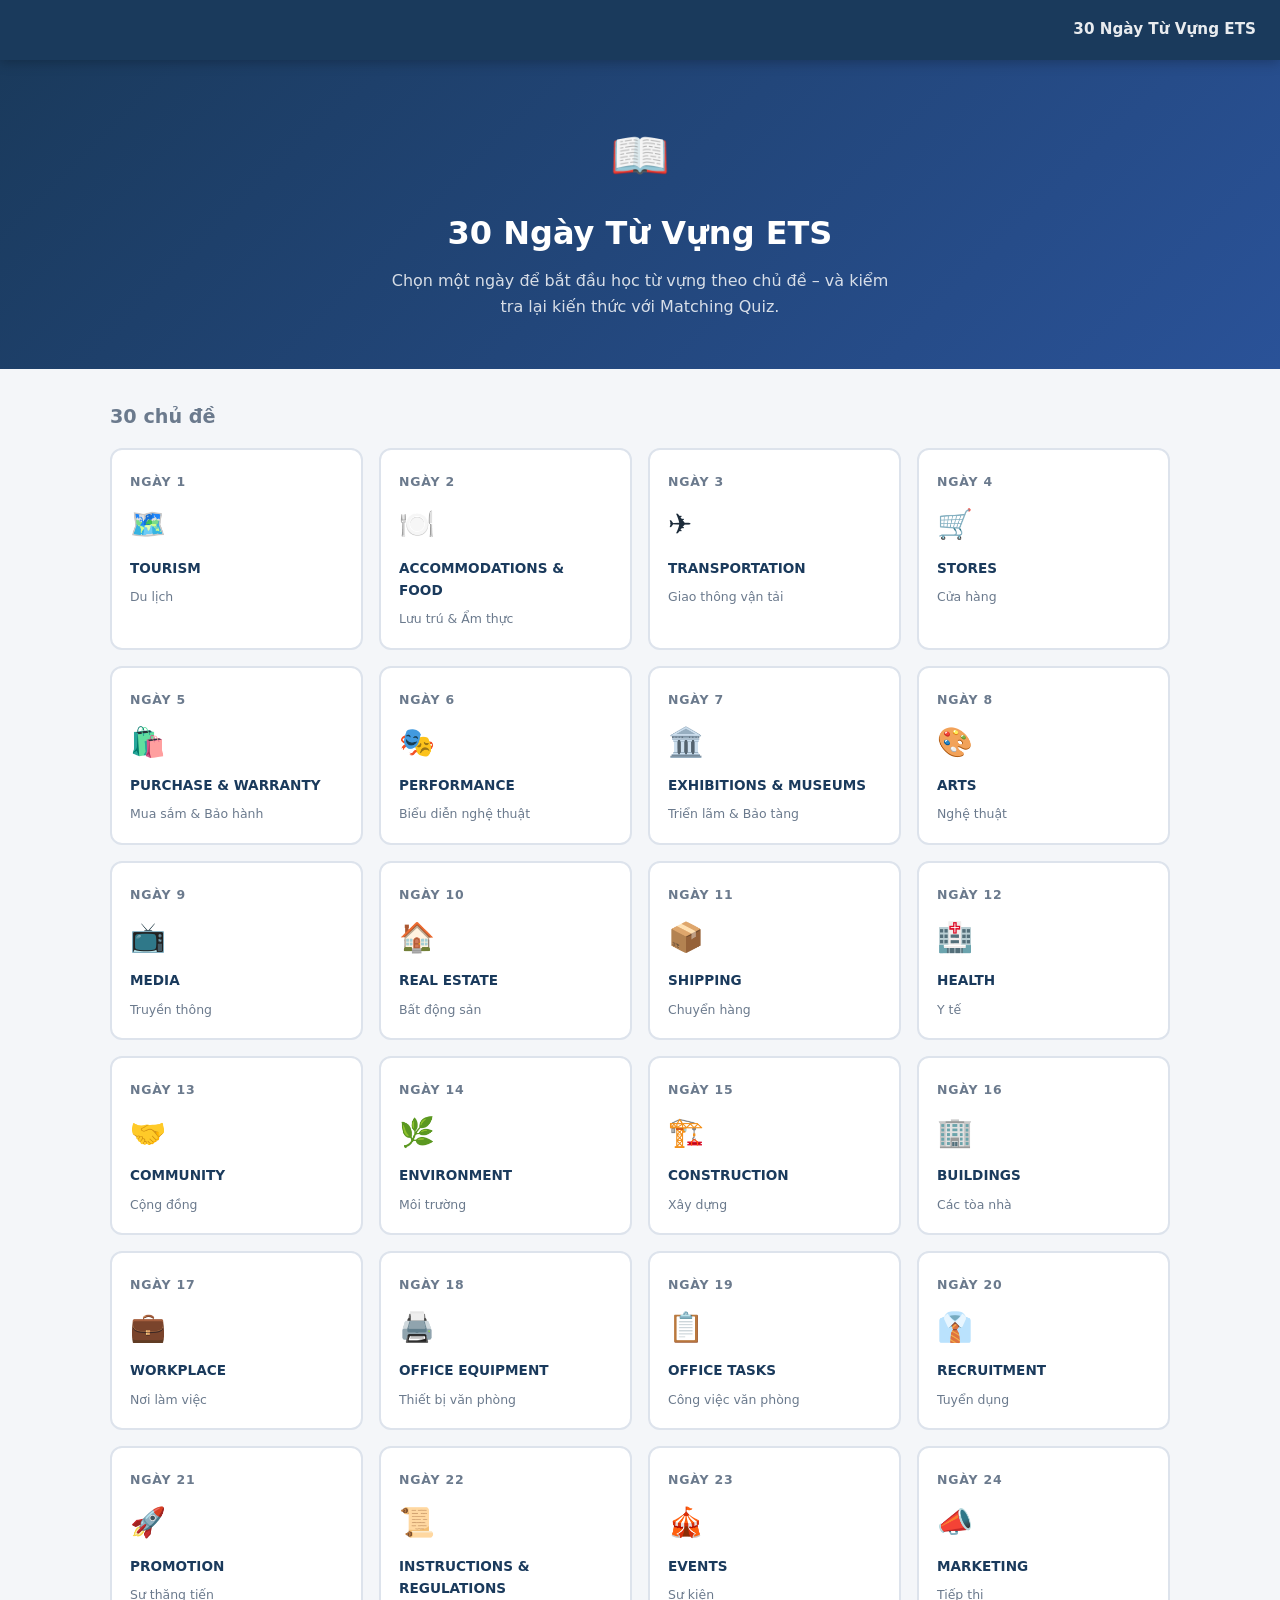
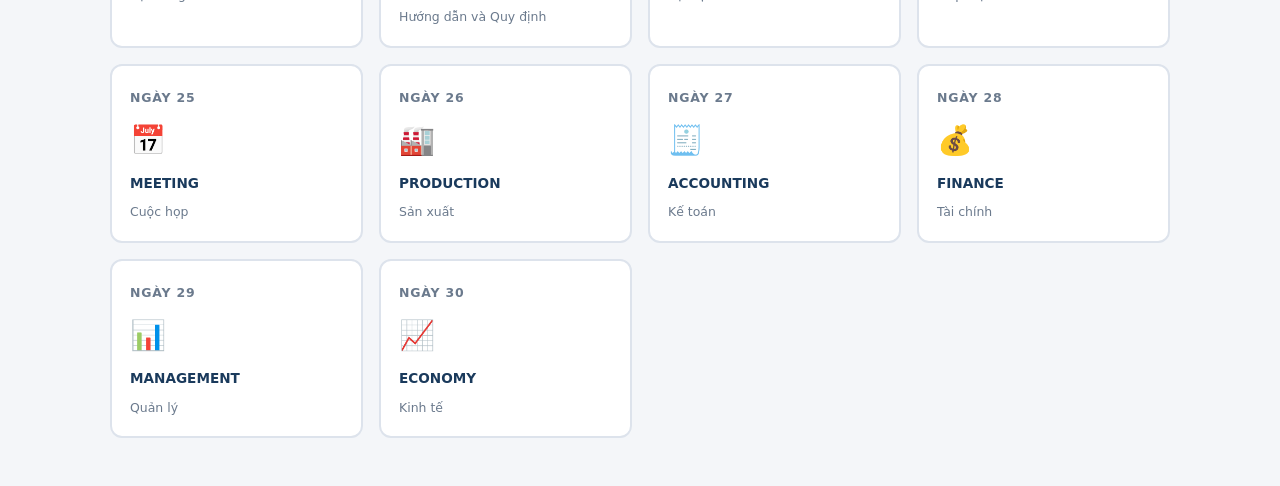
<file: index.html>
<!DOCTYPE html>
<html lang="vi">
<head>
  <meta charset="UTF-8" />
  <meta name="viewport" content="width=device-width, initial-scale=1.0" />
  <title>30 Ngày Từ Vựng ETS – TOEIC</title>
  <meta http-equiv="refresh" content="0; url=30-days-vocab/index.html" />
  <script>window.location.replace("30-days-vocab/index.html");</script>
</head>
<body>
  <p>Đang chuyển đến <a href="30-days-vocab/index.html">30 Ngày Từ Vựng ETS</a>…</p>
</body>
</html>
</file>
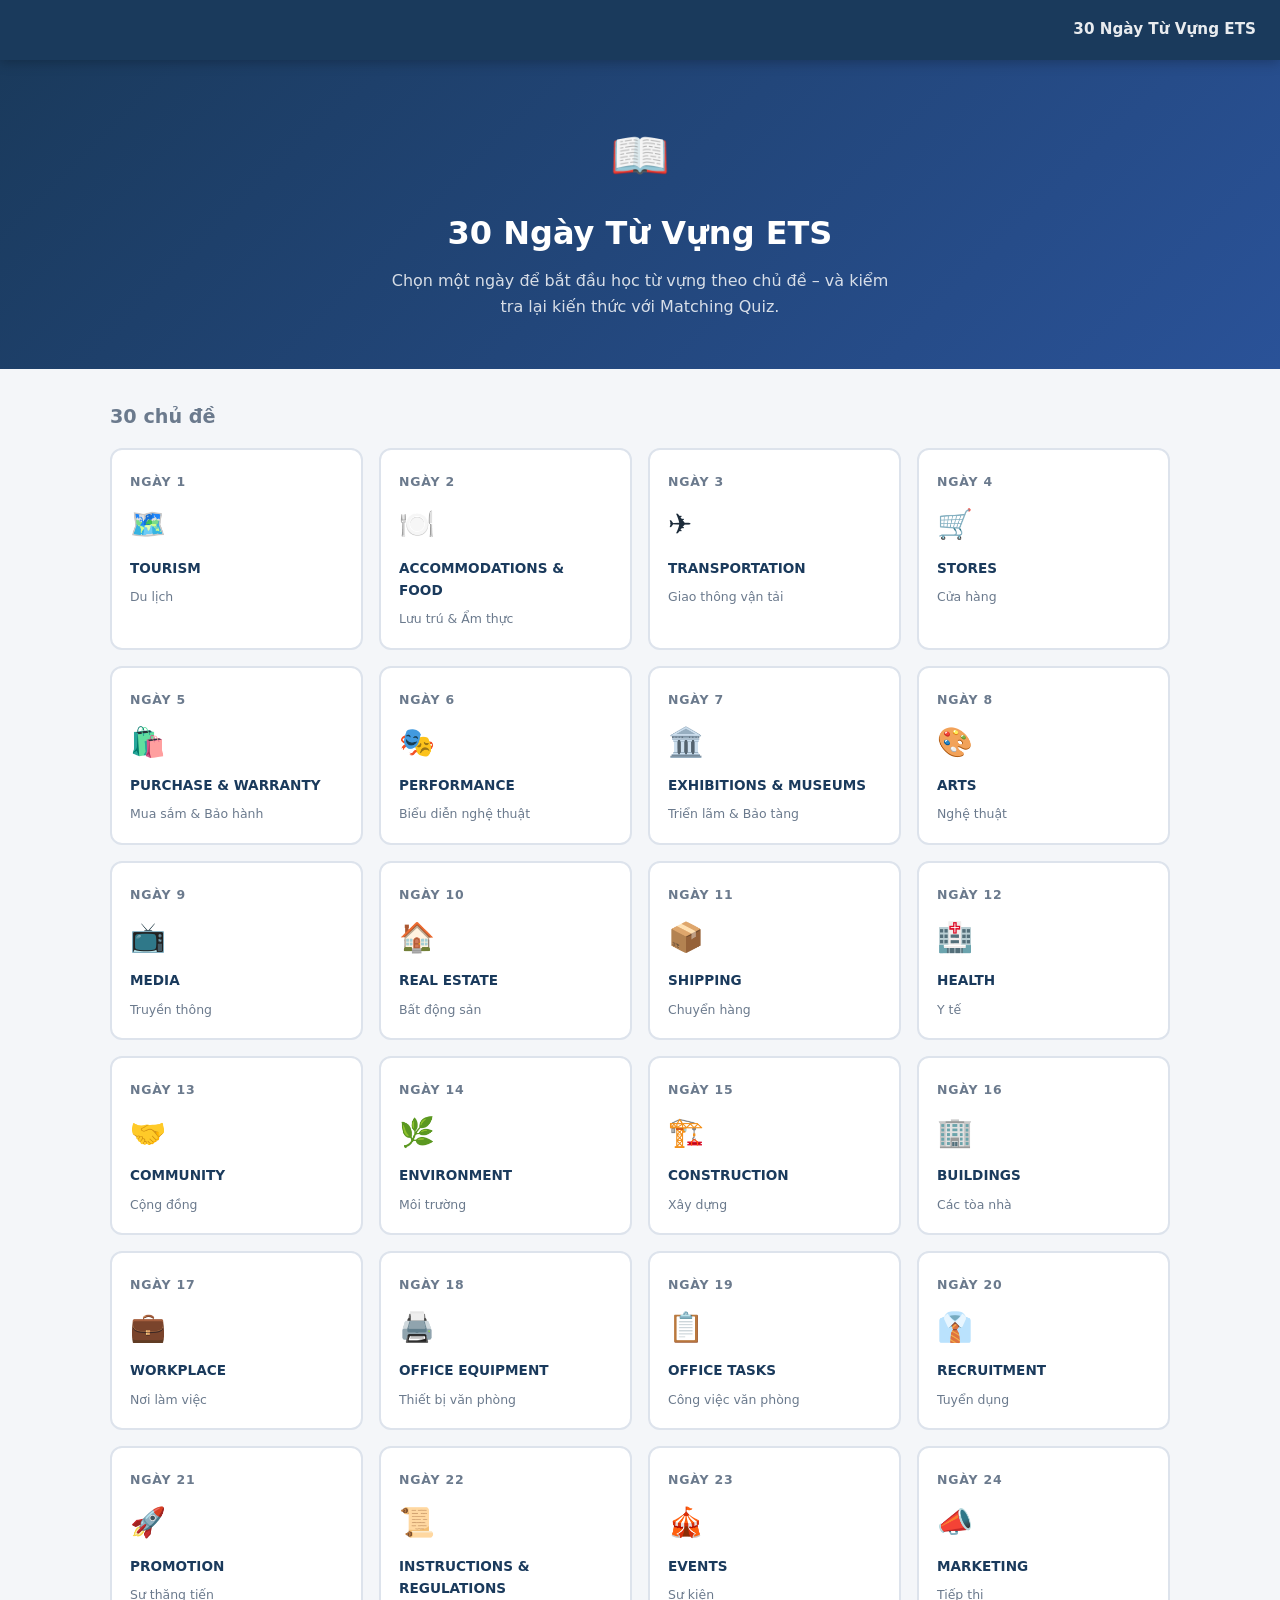
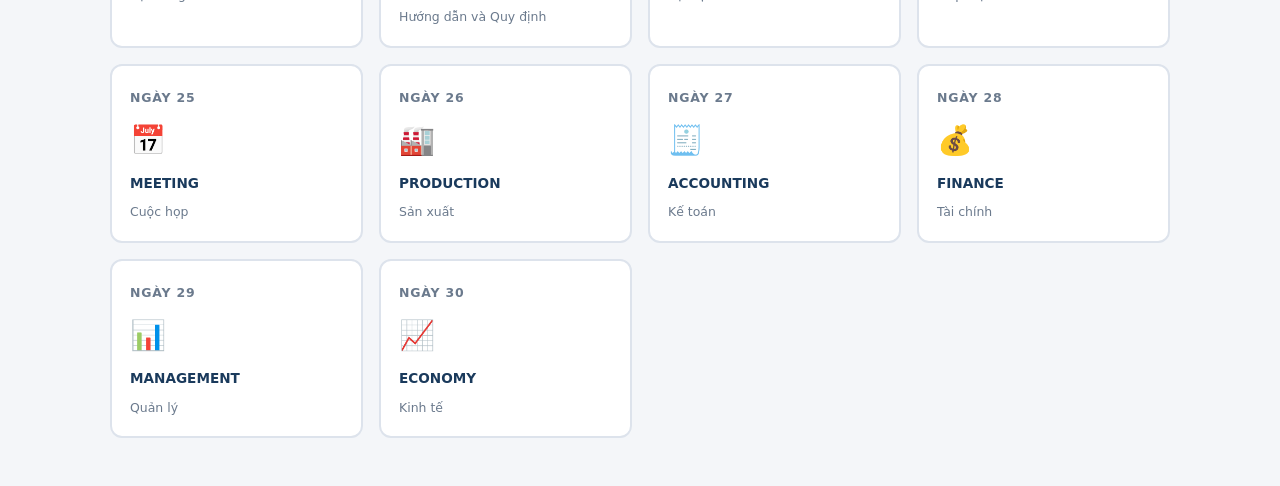
<file: 30-days-vocab/index.html>
<!doctype html>
<html lang="vi">
  <head>
    <meta charset="UTF-8" />
    <meta name="viewport" content="width=device-width, initial-scale=1.0" />
    <title>30 Ngày Từ Vựng ETS – TOEIC Study Hub</title>
    <link rel="stylesheet" href="style.css" />
  </head>
  <body>
    <nav class="navbar">
      <!-- <a class="navbar-back" href="../index.html">← Trang chủ</a> -->
      <span class="navbar-spacer"></span>
      <span class="navbar-title">30 Ngày Từ Vựng ETS</span>
    </nav>

    <div class="hero">
      <div class="hero-icon">📖</div>
      <h1>30 Ngày Từ Vựng ETS</h1>
      <p>
        Chọn một ngày để bắt đầu học từ vựng theo chủ đề – và kiểm tra lại kiến
        thức với Matching Quiz.
      </p>
    </div>

    <div class="container">
      <div class="grid-header">
        <h2 id="progress-text">30 chủ đề</h2>
      </div>
      <div class="days-grid" id="daysGrid"></div>
    </div>

    <script src="data/topics.js"></script>
    <script>
      const grid = document.getElementById("daysGrid");

      DAYS_TOPICS.forEach(({ day, topic, topicVi, icon }) => {
        const card = document.createElement("div");
        card.className = "day-card";
        card.innerHTML = `
        <span class="day-card-number">Ngày ${day}</span>
        <span class="day-card-icon">${icon}</span>
        <div class="day-card-topic">${topic}</div>
        <div class="day-card-topic-vi">${topicVi}</div>
      `;
        card.addEventListener("click", () => {
          window.location.href = `day.html?day=${day}`;
        });
        grid.appendChild(card);
      });
    </script>
  </body>
</html>
</file>
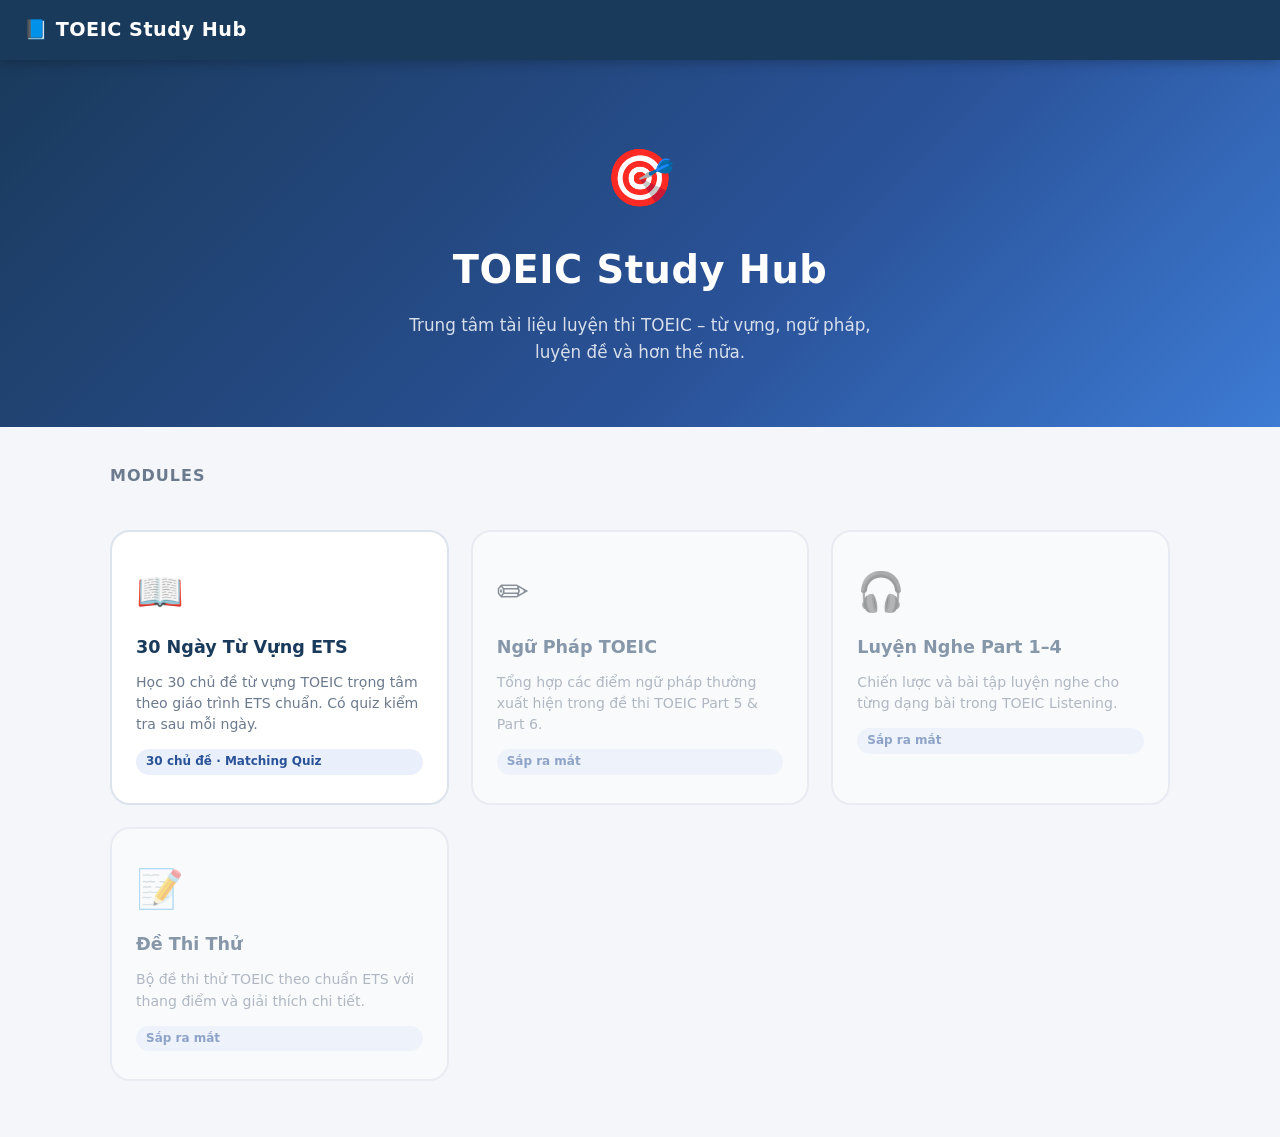
<file: hub.html>
<!DOCTYPE html>
<html lang="vi">
<head>
  <meta charset="UTF-8" />
  <meta name="viewport" content="width=device-width, initial-scale=1.0" />
  <title>TOEIC Study Hub</title>
  <link rel="stylesheet" href="30-days-vocab/style.css" />
  <style>
    .site-hero {
      background: linear-gradient(135deg, #1a3a5c 0%, #2a5298 60%, #3d7bd4 100%);
      color: #fff;
      padding: 72px 24px 60px;
      text-align: center;
    }
    .site-hero-icon { font-size: 3.5rem; margin-bottom: 14px; }
    .site-hero h1 { font-size: 2.4rem; font-weight: 900; letter-spacing: .5px; margin-bottom: 10px; }
    .site-hero p { font-size: 1.05rem; opacity: .82; max-width: 500px; margin: 0 auto; }
    .section-title {
      font-size: 1rem;
      font-weight: 700;
      color: #6b7a8d;
      text-transform: uppercase;
      letter-spacing: 1px;
      padding: 36px 0 4px;
    }
    .coming-soon { opacity: .5; cursor: not-allowed !important; }
    .coming-soon:hover { transform: none !important; box-shadow: none !important; border-color: #dde3ec !important; }
  </style>
</head>
<body>
  <nav class="navbar">
    <span class="navbar-brand">📘 TOEIC Study Hub</span>
  </nav>

  <div class="site-hero">
    <div class="site-hero-icon">🎯</div>
    <h1>TOEIC Study Hub</h1>
    <p>Trung tâm tài liệu luyện thi TOEIC – từ vựng, ngữ pháp, luyện đề và hơn thế nữa.</p>
  </div>

  <div class="container">
    <p class="section-title">Modules</p>
    <div class="modules-grid">

      <a class="module-card" href="30-days-vocab/index.html">
        <div class="module-card-icon">📖</div>
        <div class="module-card-title">30 Ngày Từ Vựng ETS</div>
        <div class="module-card-desc">
          Học 30 chủ đề từ vựng TOEIC trọng tâm theo giáo trình ETS chuẩn. Có quiz kiểm tra sau mỗi ngày.
        </div>
        <span class="module-card-tag">30 chủ đề · Matching Quiz</span>
      </a>

      <div class="module-card coming-soon">
        <div class="module-card-icon">✏️</div>
        <div class="module-card-title">Ngữ Pháp TOEIC</div>
        <div class="module-card-desc">
          Tổng hợp các điểm ngữ pháp thường xuất hiện trong đề thi TOEIC Part 5 & Part 6.
        </div>
        <span class="module-card-tag">Sắp ra mắt</span>
      </div>

      <div class="module-card coming-soon">
        <div class="module-card-icon">🎧</div>
        <div class="module-card-title">Luyện Nghe Part 1–4</div>
        <div class="module-card-desc">
          Chiến lược và bài tập luyện nghe cho từng dạng bài trong TOEIC Listening.
        </div>
        <span class="module-card-tag">Sắp ra mắt</span>
      </div>

      <div class="module-card coming-soon">
        <div class="module-card-icon">📝</div>
        <div class="module-card-title">Đề Thi Thử</div>
        <div class="module-card-desc">
          Bộ đề thi thử TOEIC theo chuẩn ETS với thang điểm và giải thích chi tiết.
        </div>
        <span class="module-card-tag">Sắp ra mắt</span>
      </div>

    </div>
  </div>
</body>
</html>
</file>
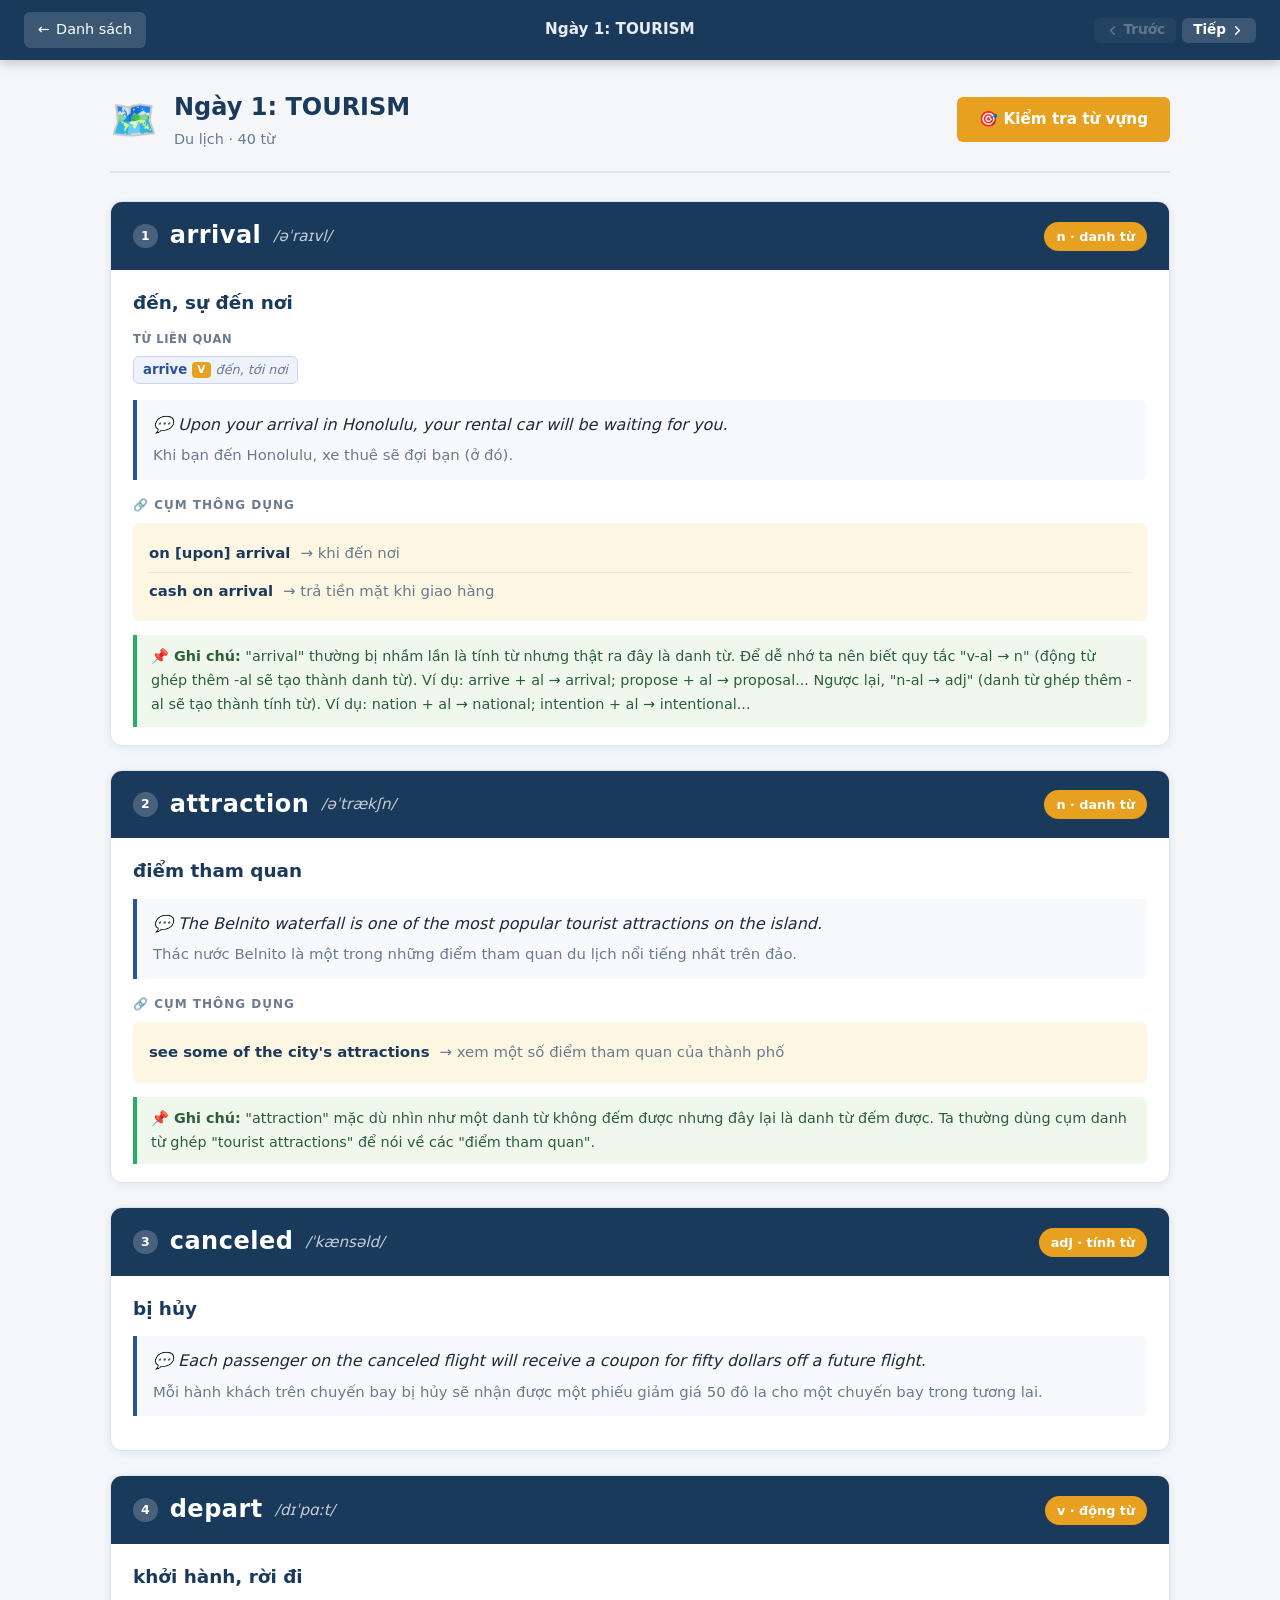
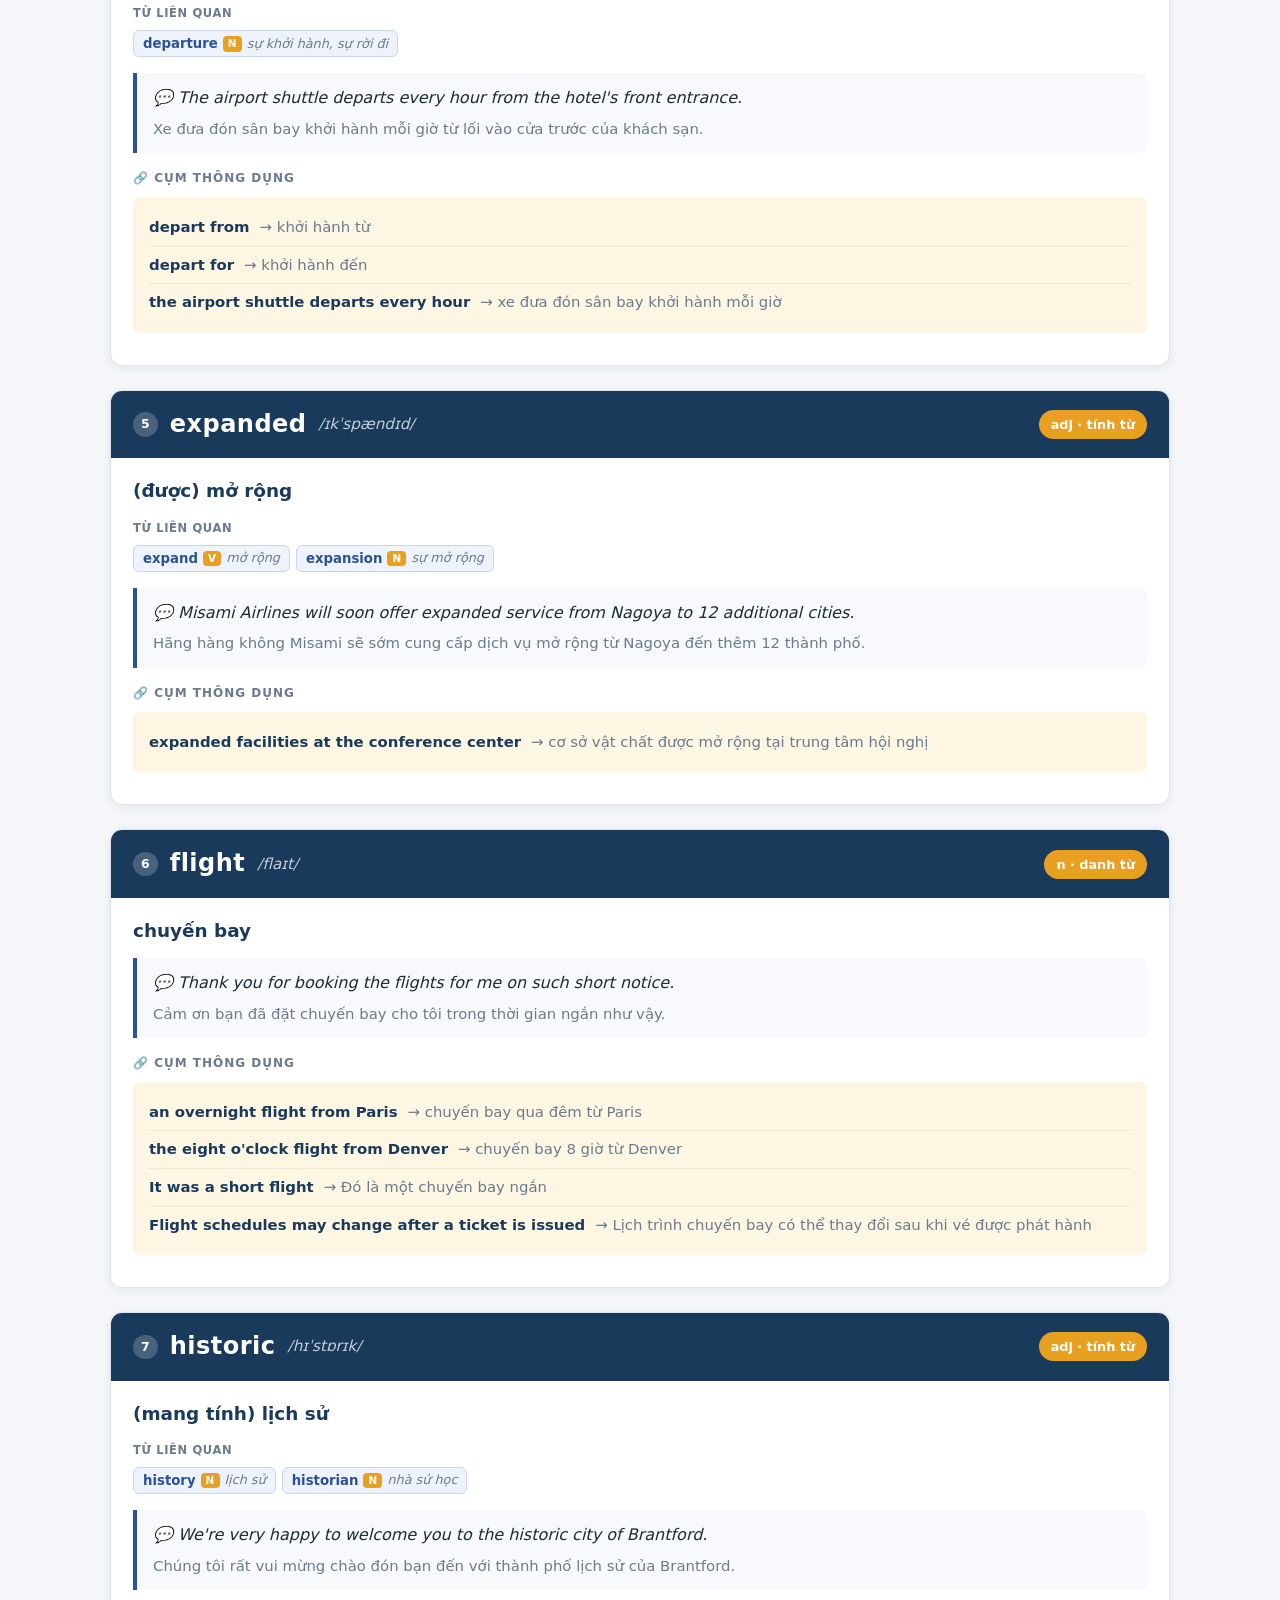
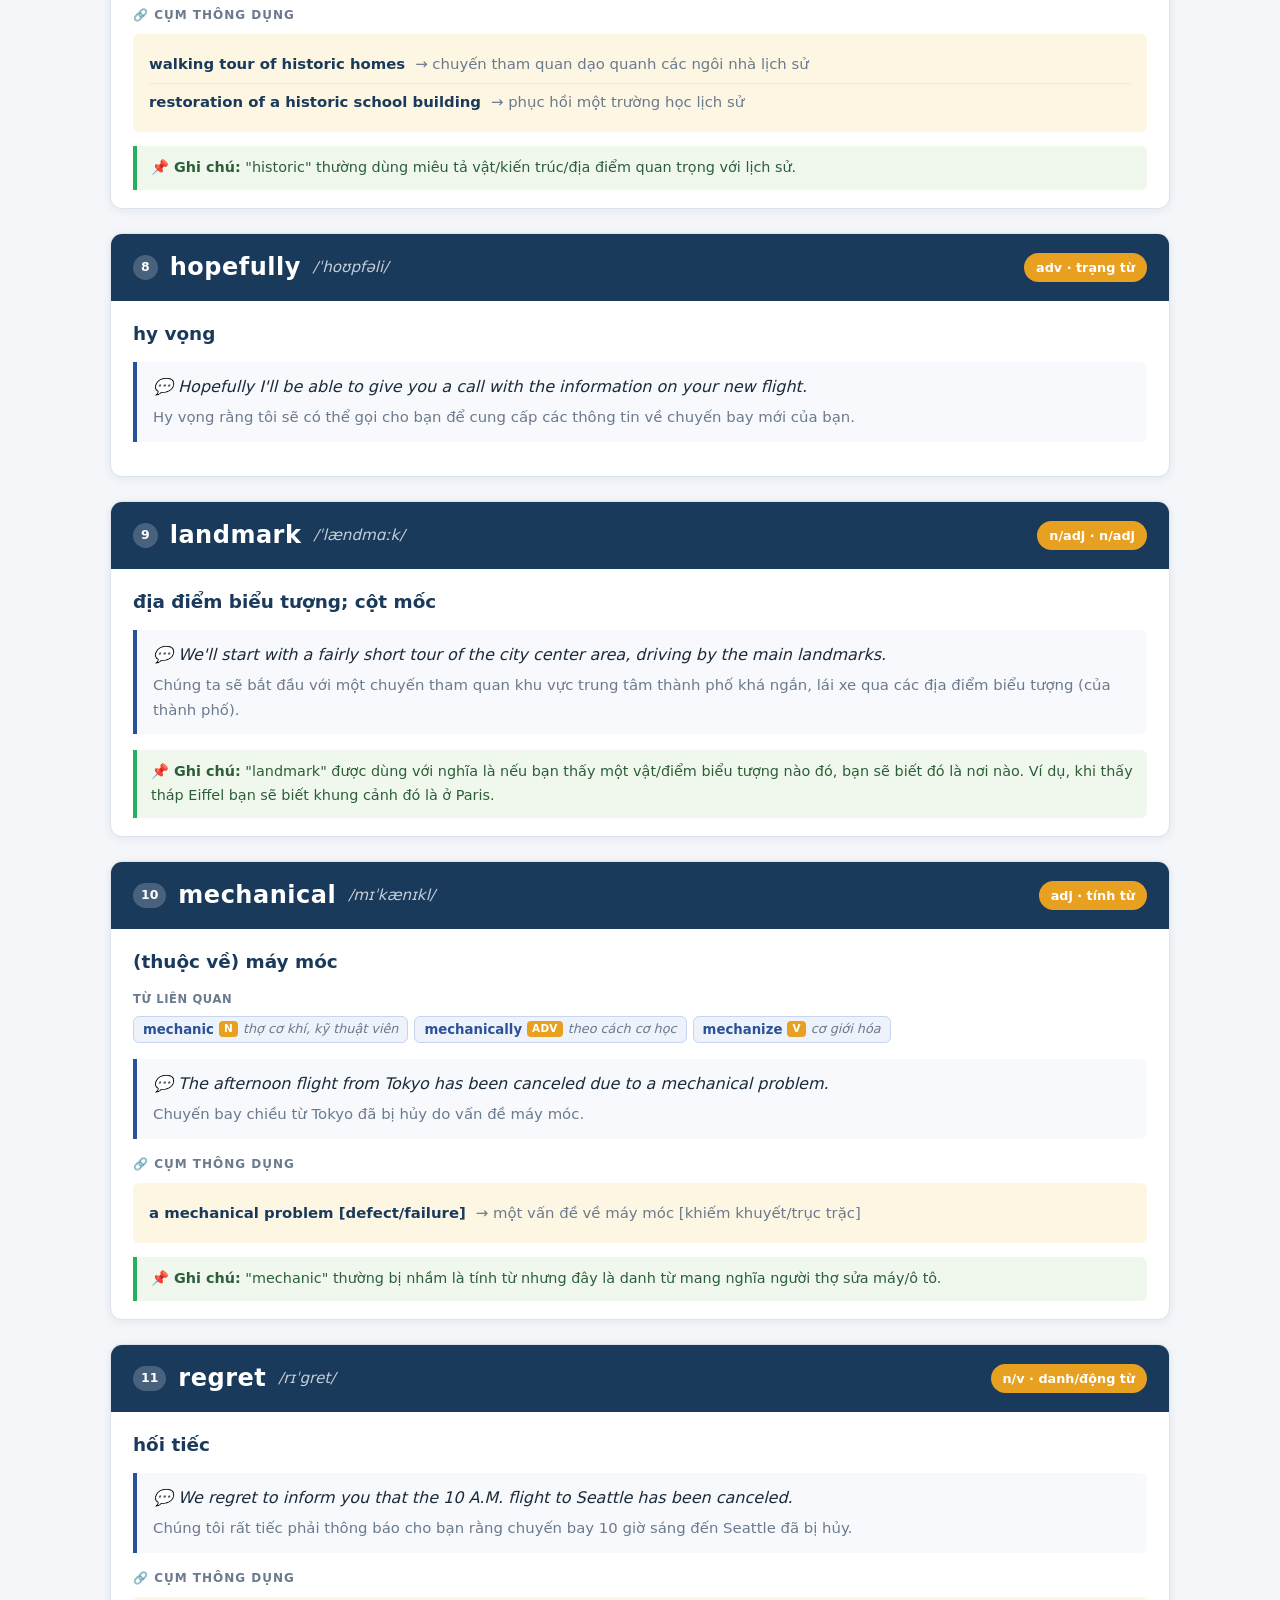
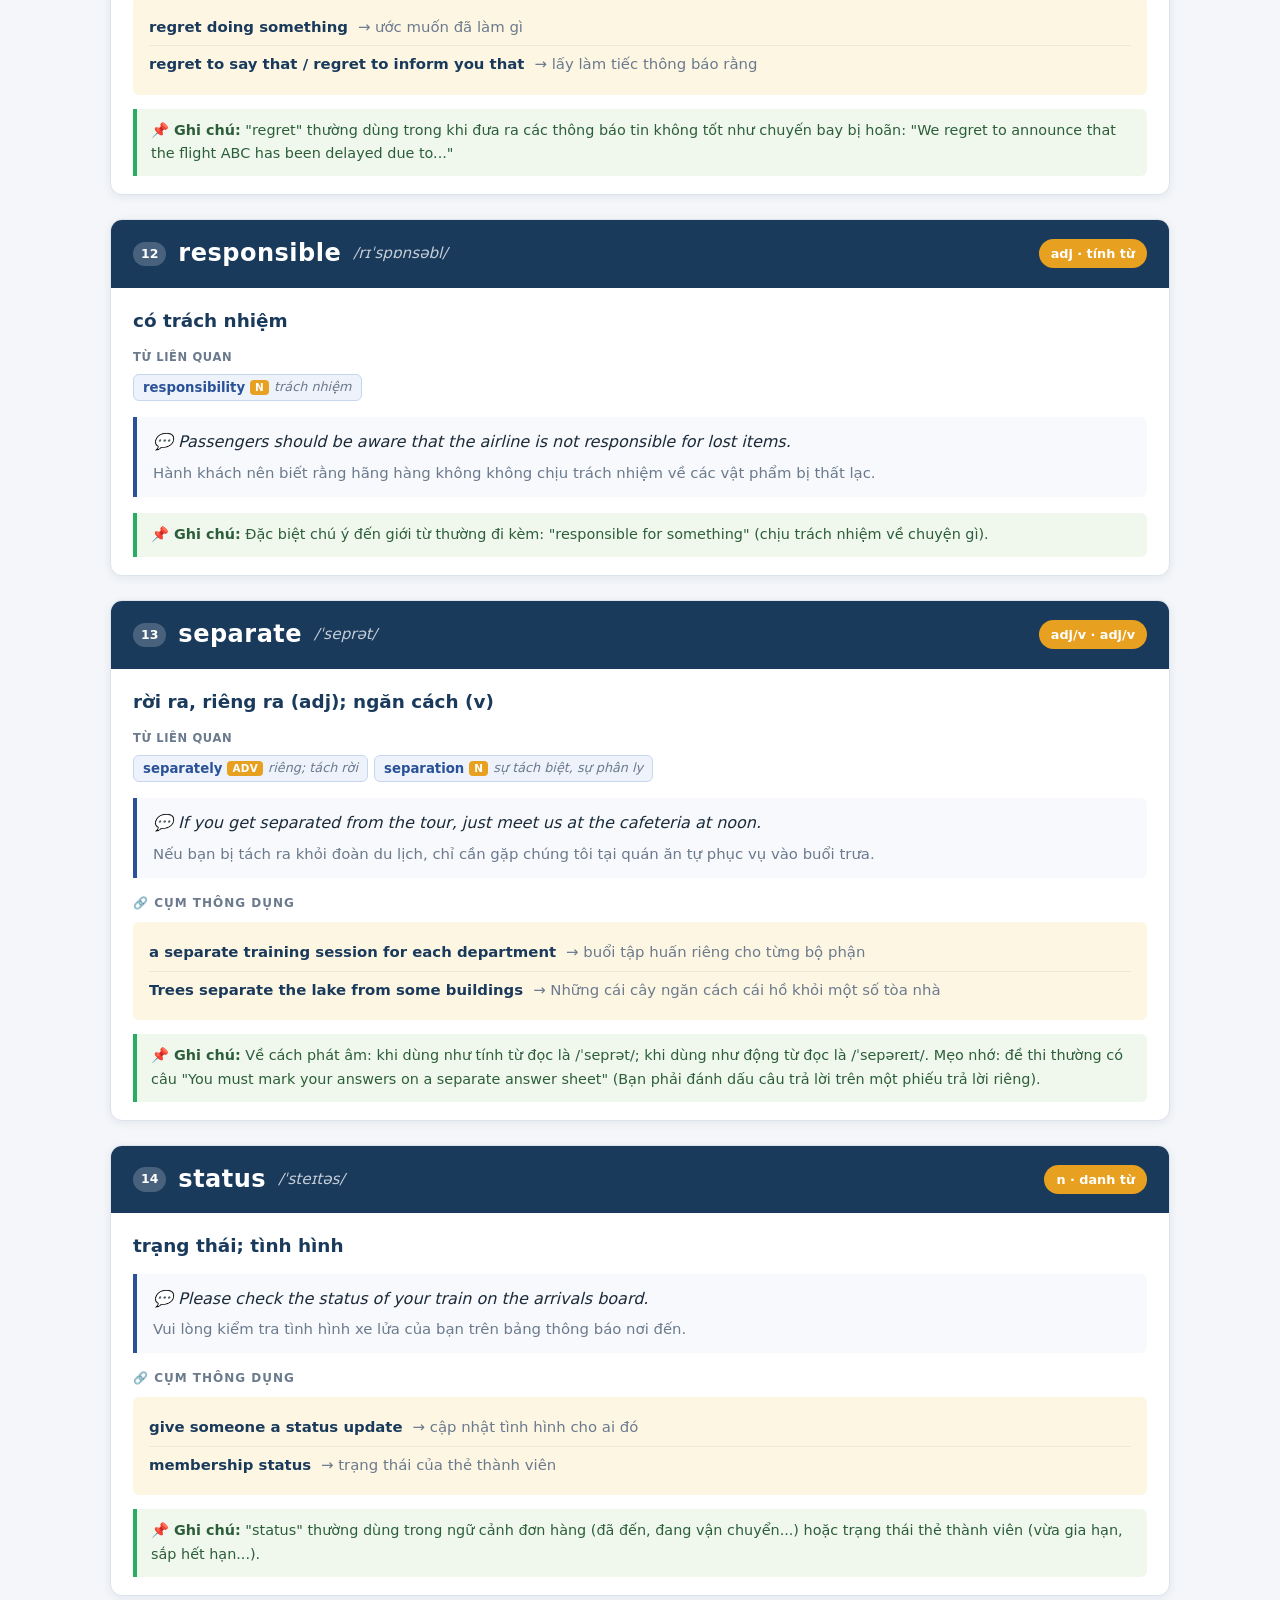
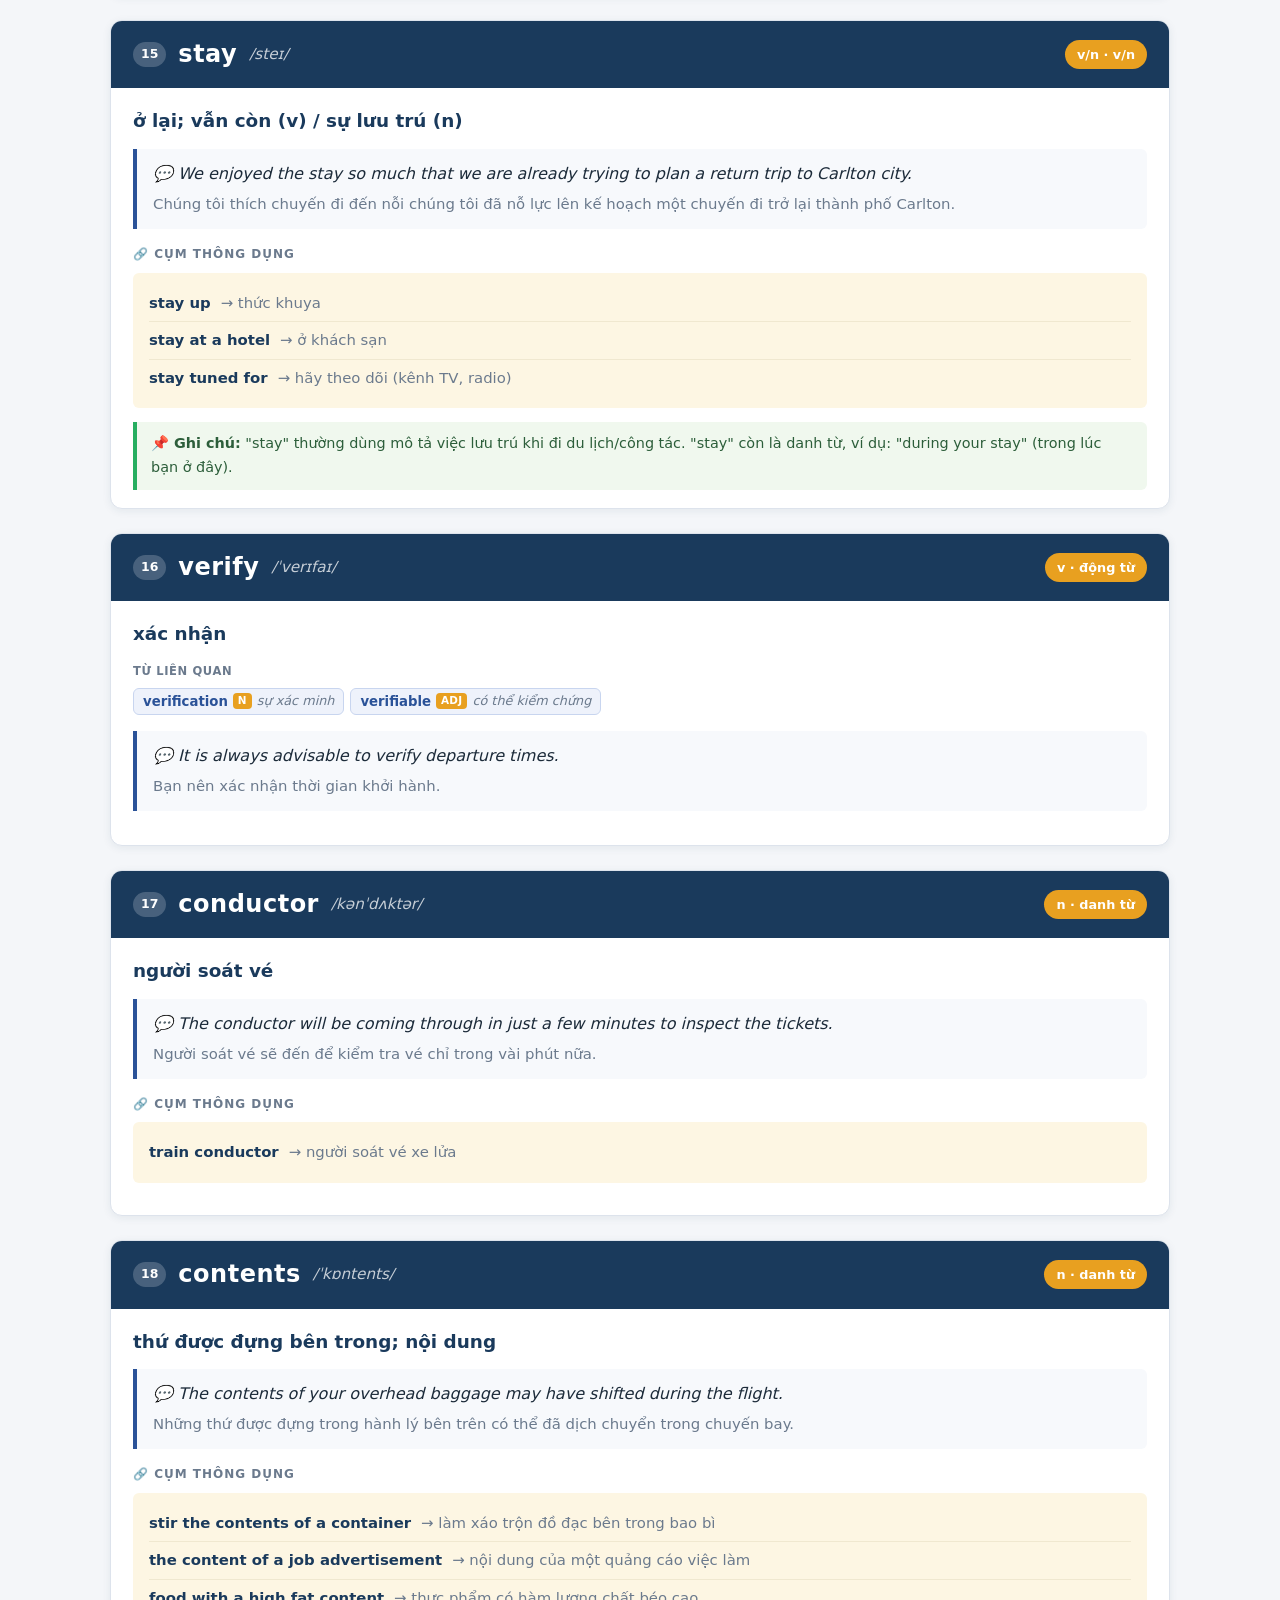
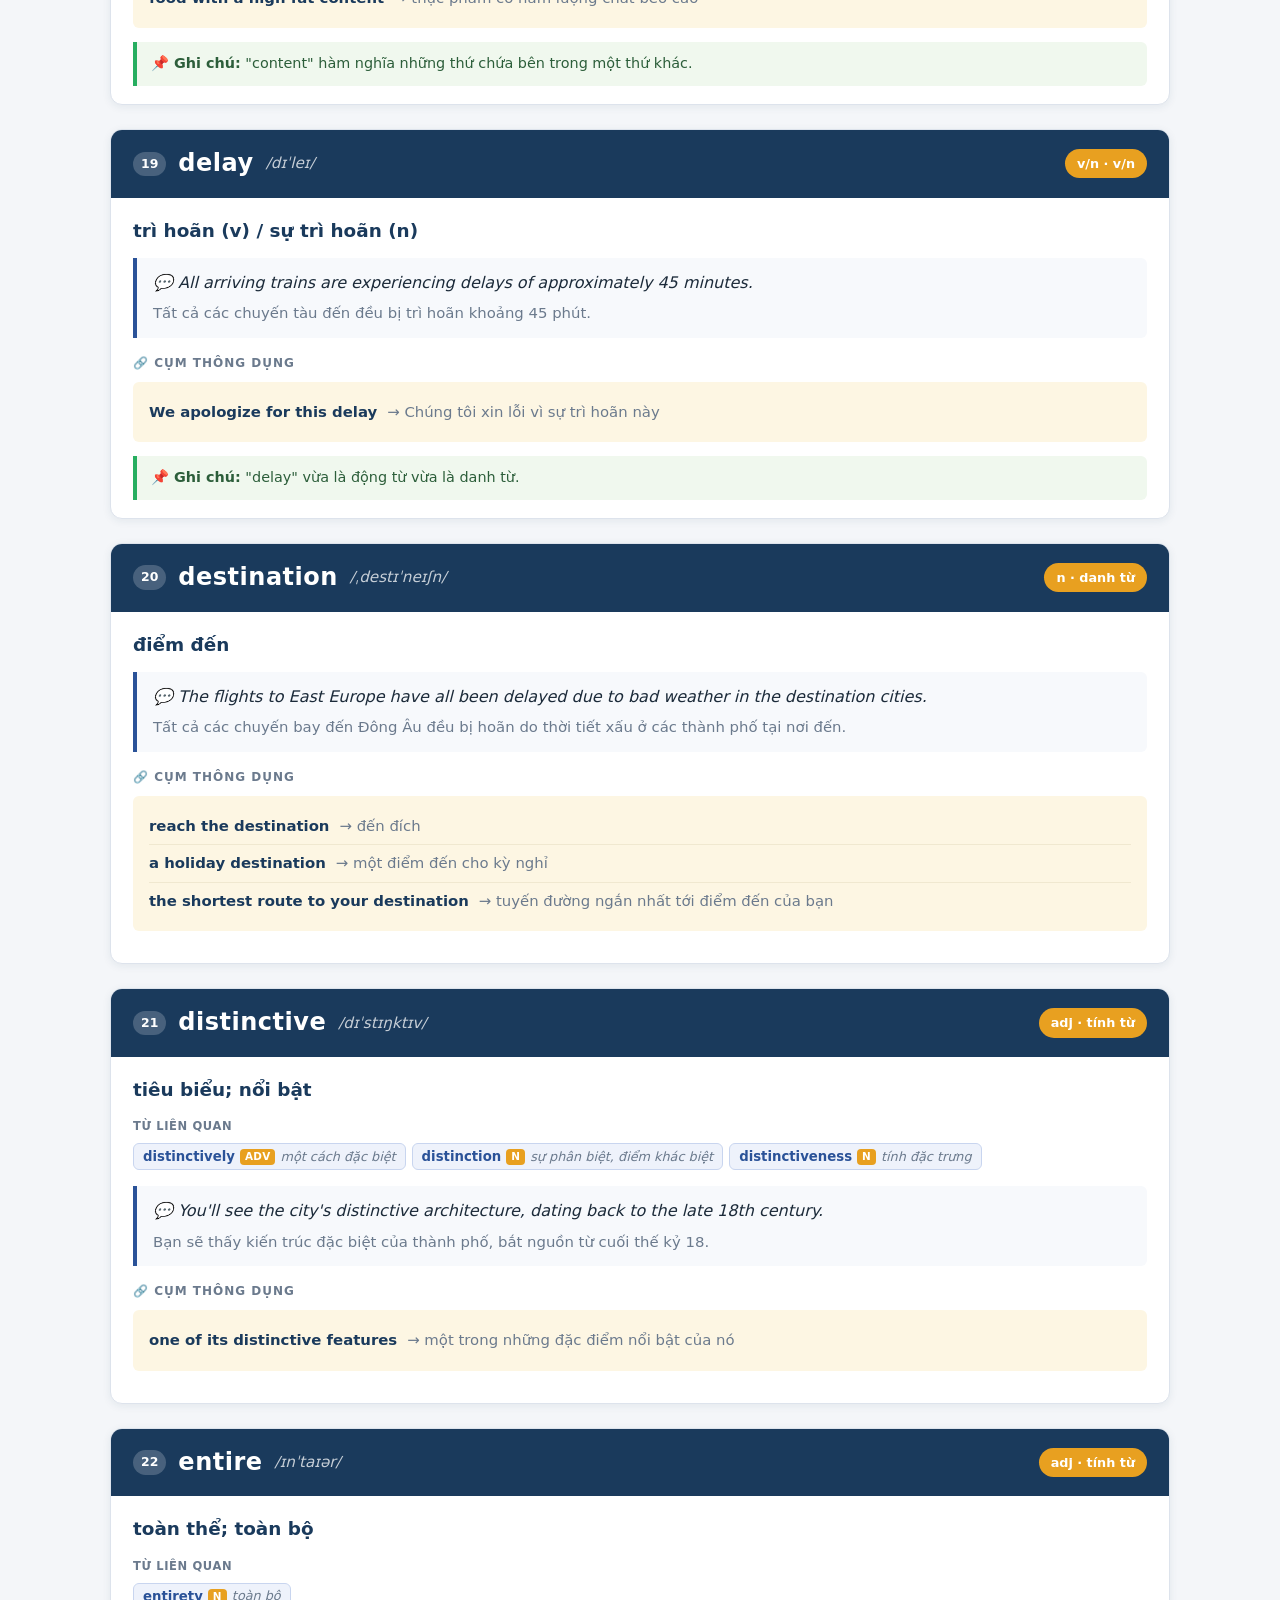
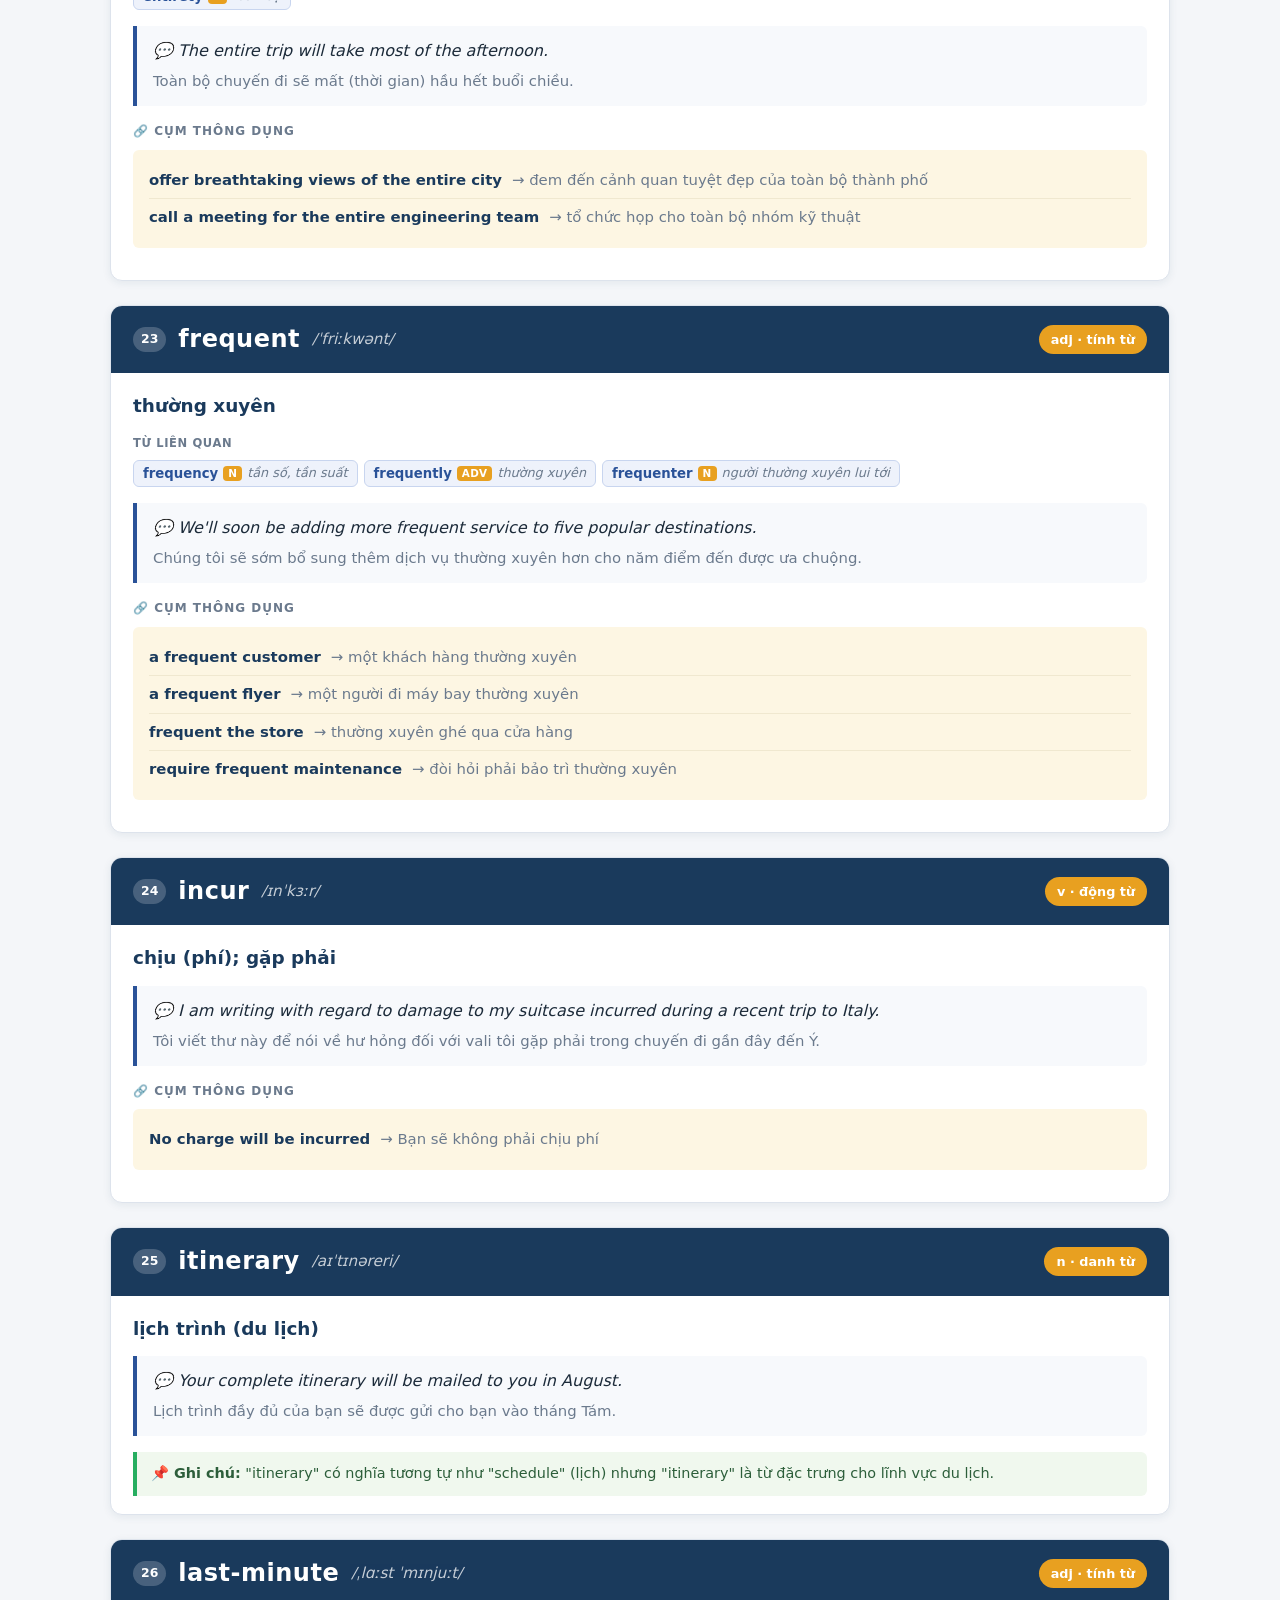
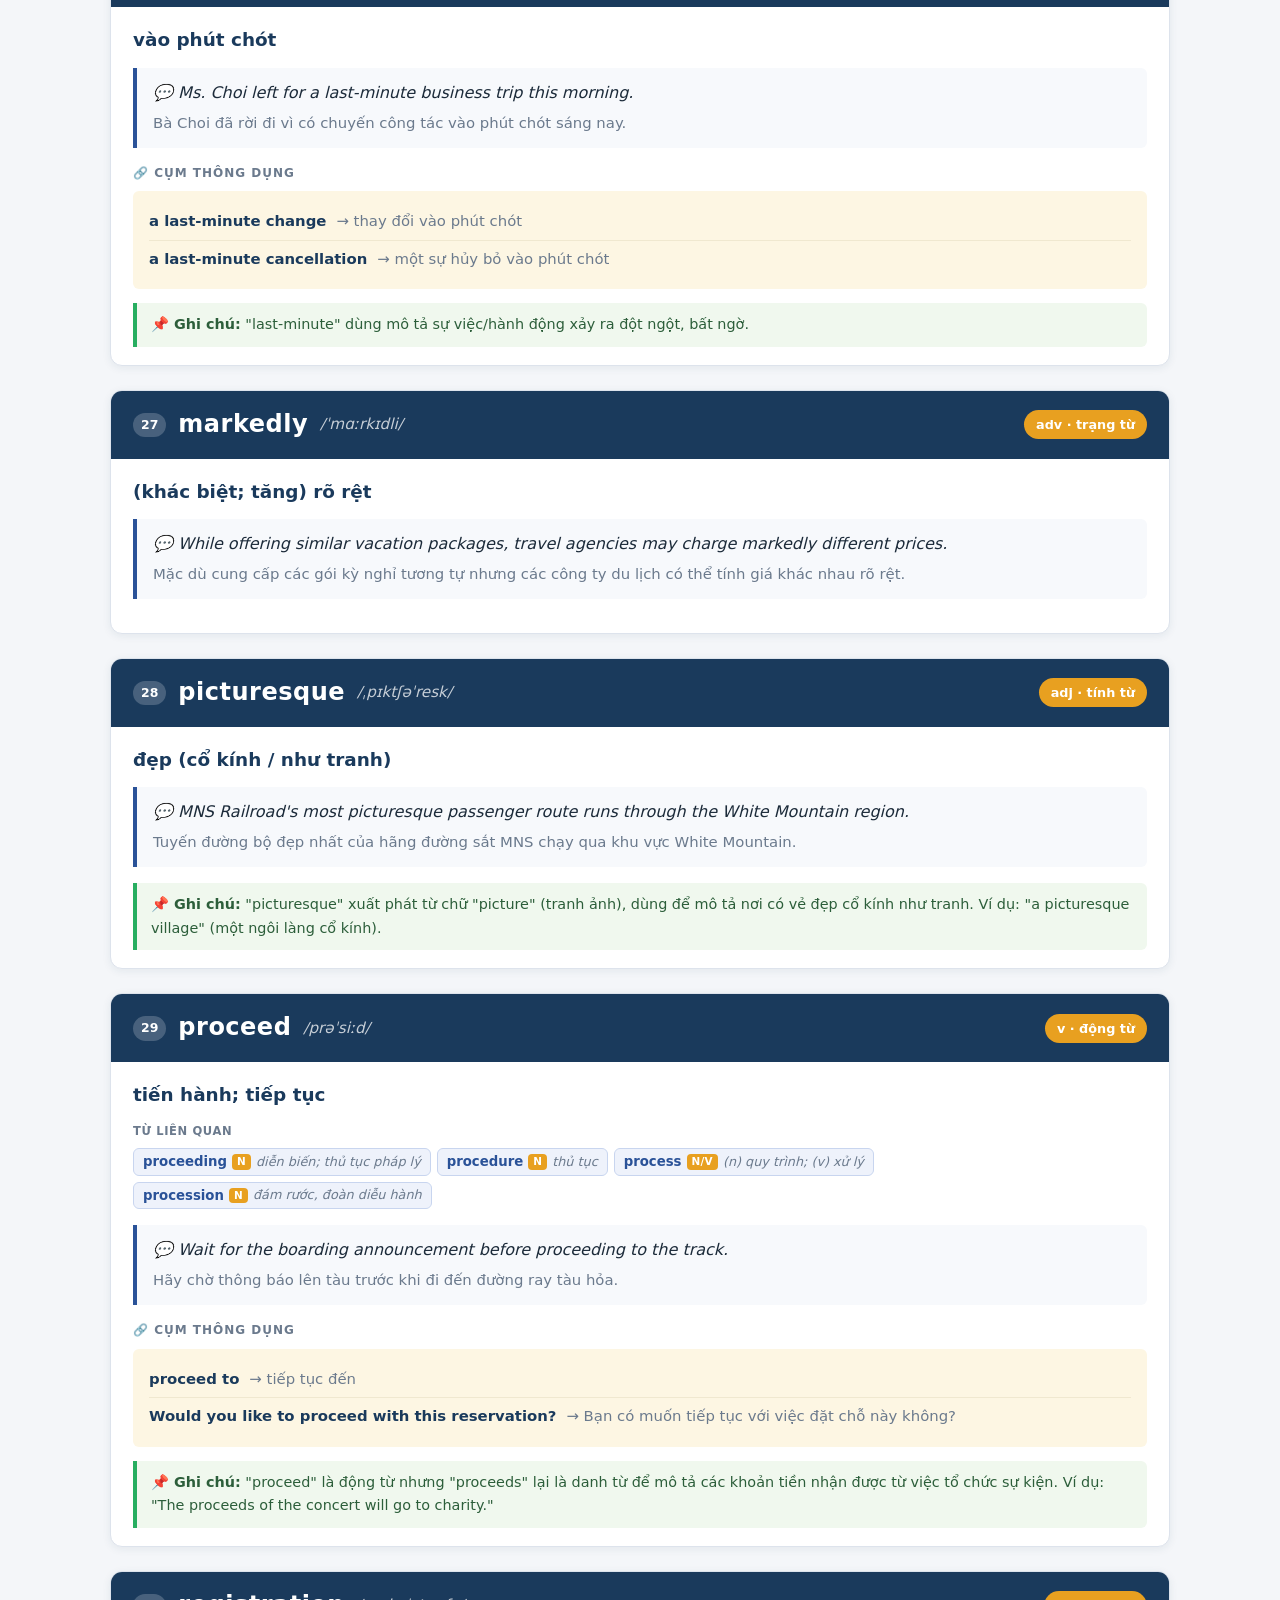
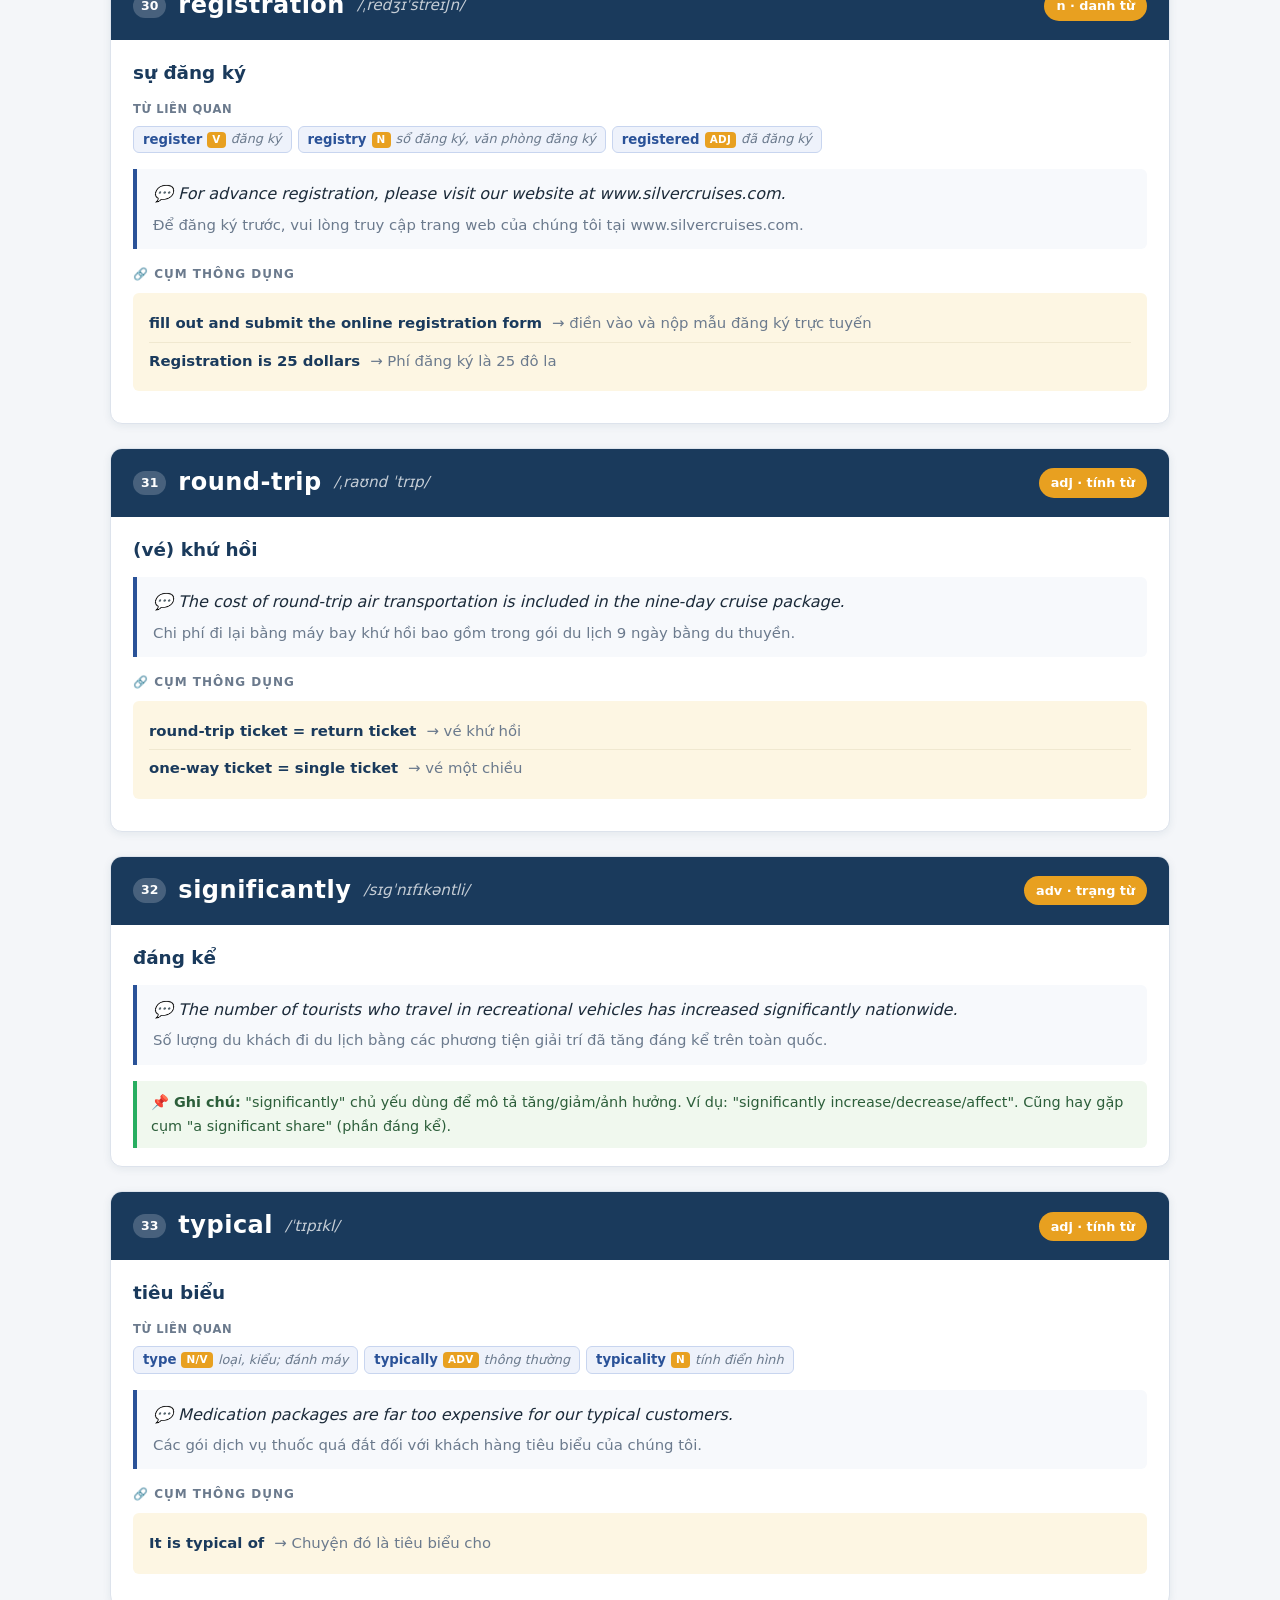
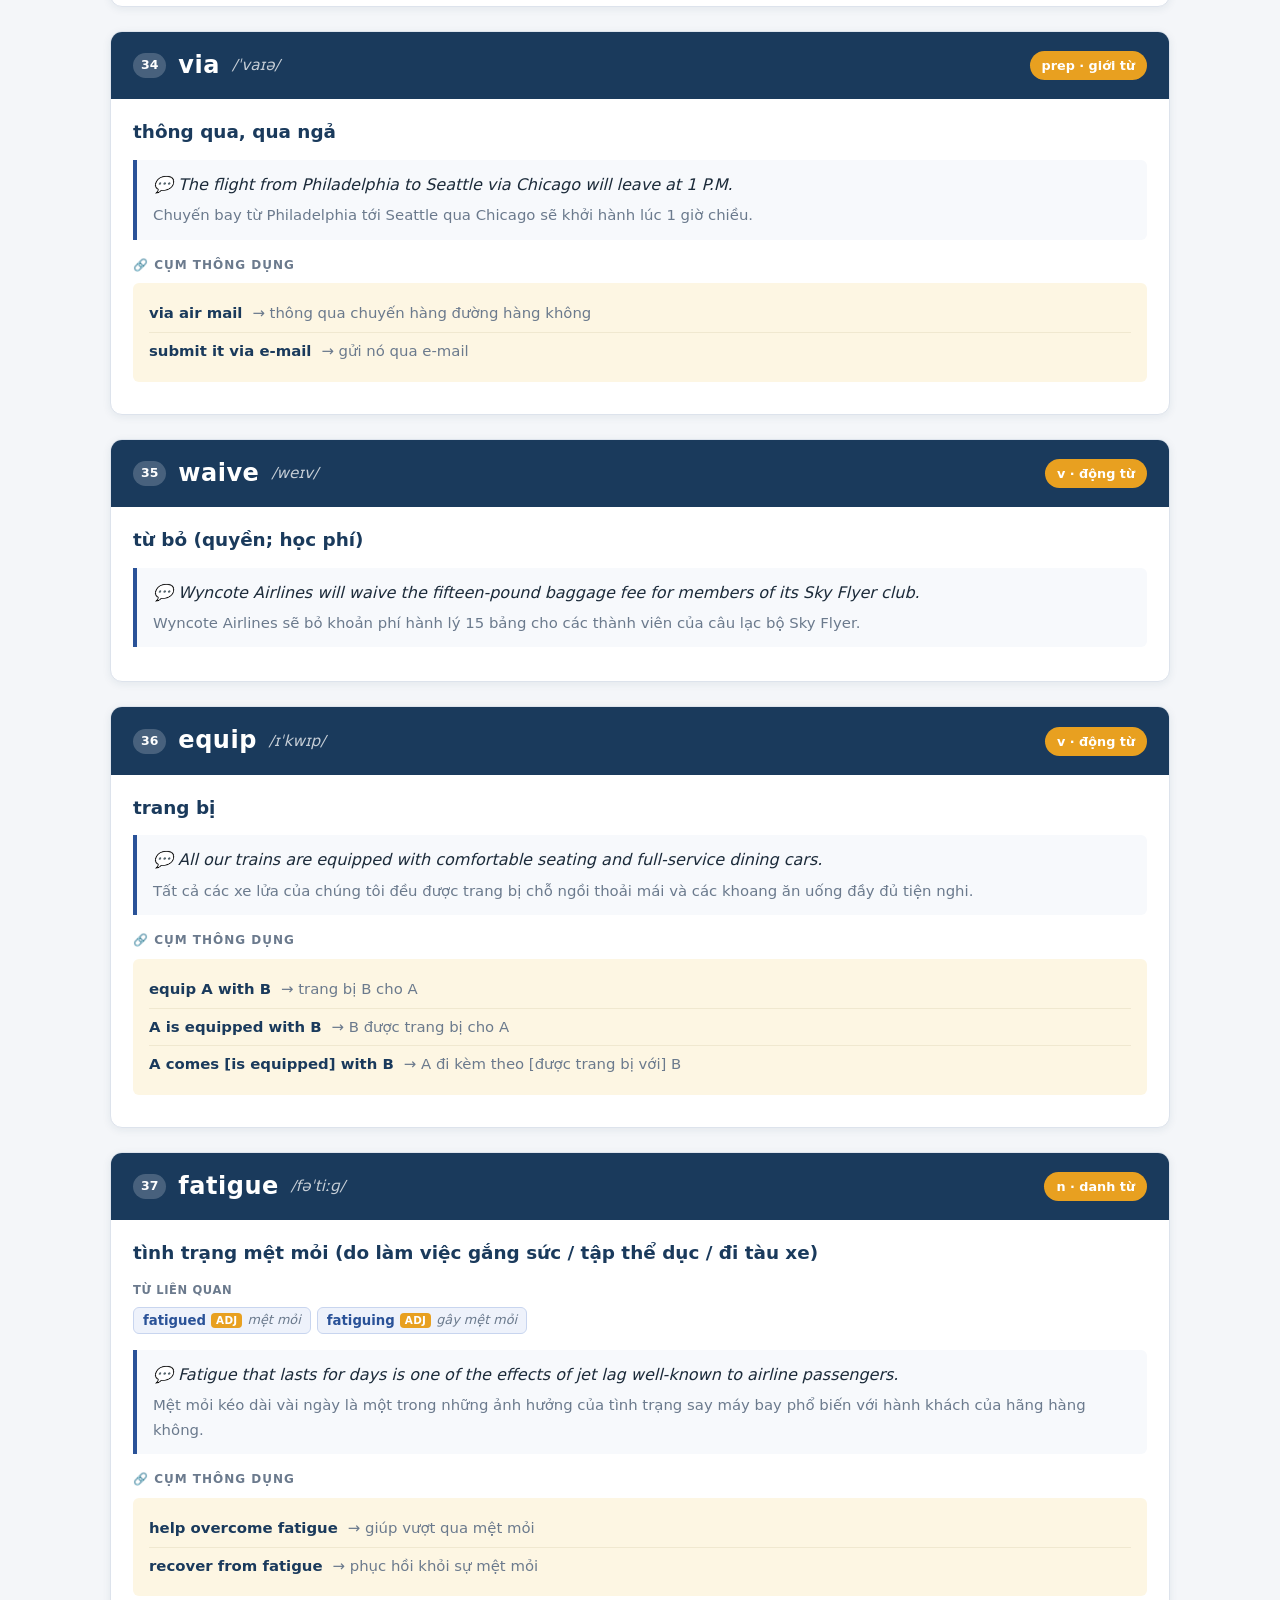
<file: 30-days-vocab/day.html>
<!DOCTYPE html>
<html lang="vi">
<head>
  <meta charset="UTF-8" />
  <meta name="viewport" content="width=device-width, initial-scale=1.0" />
  <title>Day – 30 Ngày Từ Vựng ETS</title>
  <link rel="stylesheet" href="style.css" />
</head>
<body>
  <nav class="navbar">
    <a class="navbar-back" href="index.html" aria-label="Danh sách">
      <span class="navbar-back-icon" aria-hidden="true">←</span>
      <span class="navbar-back-text">Danh sách</span>
    </a>
    <span class="navbar-spacer"></span>
    <span class="navbar-title" id="navTitle">Từ vựng</span>
    <span class="navbar-spacer"></span>
    <div class="navbar-nav">
      <a class="navbar-nav-btn" id="prevDayBtn" aria-label="Ngày trước">
        <svg viewBox="0 0 24 24" width="15" height="15" fill="none" stroke="currentColor" stroke-width="2.5" stroke-linecap="round" stroke-linejoin="round"><polyline points="15 18 9 12 15 6"/></svg>
        <span class="btn-label">Trước</span>
      </a>
      <a class="navbar-nav-btn" id="nextDayBtn" aria-label="Ngày tiếp">
        <span class="btn-label">Tiếp</span>
        <svg viewBox="0 0 24 24" width="15" height="15" fill="none" stroke="currentColor" stroke-width="2.5" stroke-linecap="round" stroke-linejoin="round"><polyline points="9 18 15 12 9 6"/></svg>
      </a>
    </div>
  </nav>

  <div class="container">
    <div class="day-header">
      <div class="day-header-left">
        <span class="day-icon-large" id="dayIcon"></span>
        <div class="day-header-title">
          <h2 id="dayTitle"></h2>
          <p id="daySubtitle"></p>
        </div>
      </div>
      <a class="btn-quiz" id="quizBtn" href="#">🎯 Kiểm tra từ vựng</a>
    </div>

    <div class="vocab-list" id="vocabList"></div>
  </div>

  <button class="scroll-top-btn" id="scrollTopBtn" aria-label="Lên đầu trang" title="Lên đầu trang">
    <svg viewBox="0 0 24 24"><polyline points="18 15 12 9 6 15"/></svg>
  </button>

  <script src="data/topics.js"></script>
  <script>
    const params  = new URLSearchParams(window.location.search);
    const dayNum  = parseInt(params.get('day')) || 1;
    const dayInfo = DAYS_TOPICS.find(d => d.day === dayNum) || DAYS_TOPICS[0];

    // Dynamically load the day's vocabulary file, then render
    const script = document.createElement('script');
    script.src   = `data/day-${String(dayNum).padStart(2,'0')}.js`;
    script.onload = renderPage;
    script.onerror = () => renderPage();
    document.head.appendChild(script);

    function renderPage() {
      const words = (typeof DAY_VOCAB !== 'undefined') ? DAY_VOCAB : [];

    // ---- HEAD ----
    document.title = `Day ${dayNum}: ${dayInfo.topic} – 30 Ngày Từ Vựng ETS`;
    document.getElementById('navTitle').textContent    = `Ngày ${dayNum}: ${dayInfo.topic}`;
    document.getElementById('dayIcon').textContent     = dayInfo.icon;
    document.getElementById('dayTitle').textContent    = `Ngày ${dayNum}: ${dayInfo.topic}`;
    document.getElementById('daySubtitle').textContent = `${dayInfo.topicVi} · ${words.length} từ`;
    document.getElementById('quizBtn').href            = `quiz.html?day=${dayNum}`;

    const totalDays = DAYS_TOPICS.length;
    const prevBtn   = document.getElementById('prevDayBtn');
    const nextBtn   = document.getElementById('nextDayBtn');
    if (dayNum > 1)          prevBtn.href = `day.html?day=${dayNum - 1}`;
    else                     prevBtn.classList.add('disabled');
    if (dayNum < totalDays)  nextBtn.href = `day.html?day=${dayNum + 1}`;
    else                     nextBtn.classList.add('disabled');

    // ---- POS labels ----
    const posLabel = { n: 'danh từ', v: 'động từ', adj: 'tính từ', adv: 'trạng từ', 'n/v': 'danh/động từ', 'adj/n': 'tính từ/danh từ', prep: 'giới từ', conj: 'liên từ', phr: 'cụm từ' };
    const formatRelatedItem = (item) => {
      const word    = typeof item === 'string' ? item : (item && item.word);
      if (!word) return '';
      const pos     = typeof item === 'object' && item.pos     ? `<span class="related-tag-pos">${item.pos}</span>` : '';
      const meaning = typeof item === 'object' && item.meaning ? `<span class="related-tag-meaning">${item.meaning}</span>` : '';
      return `<span class="related-tag"><span class="related-tag-word">${word}</span>${pos}${meaning}</span>`;
    };

    // ---- RENDER ----
    const list = document.getElementById('vocabList');

    words.forEach((w, i) => {
      const card = document.createElement('div');
      card.className = 'word-card';

      const related = w.related && w.related.length
        ? `<div class="word-related">
             <span class="related-label">Từ liên quan</span>
             <div class="related-tags">${w.related.map(formatRelatedItem).filter(Boolean).join('')}</div>
           </div>`
        : '';

      const phrases = w.phrases && w.phrases.length
        ? `<div class="section-label">🔗 Cụm thông dụng</div>
           <div class="phrases-block">
             ${w.phrases.map(p =>
               `<div class="phrase-item">
                  <span class="phrase-en">${p.en}</span>
                  <span class="phrase-vi">→ ${p.vi}</span>
                </div>`
             ).join('')}
           </div>`
        : '';

      const note = w.note
        ? `<div class="note-block">
             <strong>📌 Ghi chú:</strong> ${w.note}
           </div>`
        : '';

      card.innerHTML = `
        <div class="word-card-header">
          <span class="word-card-number">${i + 1}</span>
          <span class="word-title">${w.word}</span>
          <span class="word-phonetic">${w.phonetic}</span>
          <span class="word-pos-badge">${w.pos} · ${posLabel[w.pos] || w.pos}</span>
        </div>
        <div class="word-card-body">
          <div style="font-size:1.15rem;font-weight:700;color:#1a3a5c;margin-bottom:12px;">
            ${w.meaning}
          </div>
          ${related}
          <div class="word-example">
            <div class="en">💬 ${w.example}</div>
            <div class="vi">${w.exampleVi}</div>
          </div>
          ${phrases}
          ${note}
        </div>
      `;
      list.appendChild(card);
    });

    if (!words.length) {
      list.innerHTML = '<p style="color:#6b7a8d;padding:32px 0;text-align:center;">Dữ liệu từ vựng cho ngày này chưa được cập nhật.</p>';
    }
    } // end renderPage

    // ---- SCROLL TO TOP ----
    const scrollTopBtn = document.getElementById('scrollTopBtn');
    window.addEventListener('scroll', () => {
      scrollTopBtn.classList.toggle('visible', window.scrollY > 200);
    }, { passive: true });
    scrollTopBtn.addEventListener('click', () => {
      window.scrollTo({ top: 0, behavior: 'smooth' });
    });
  </script>
</body>
</html>
</file>
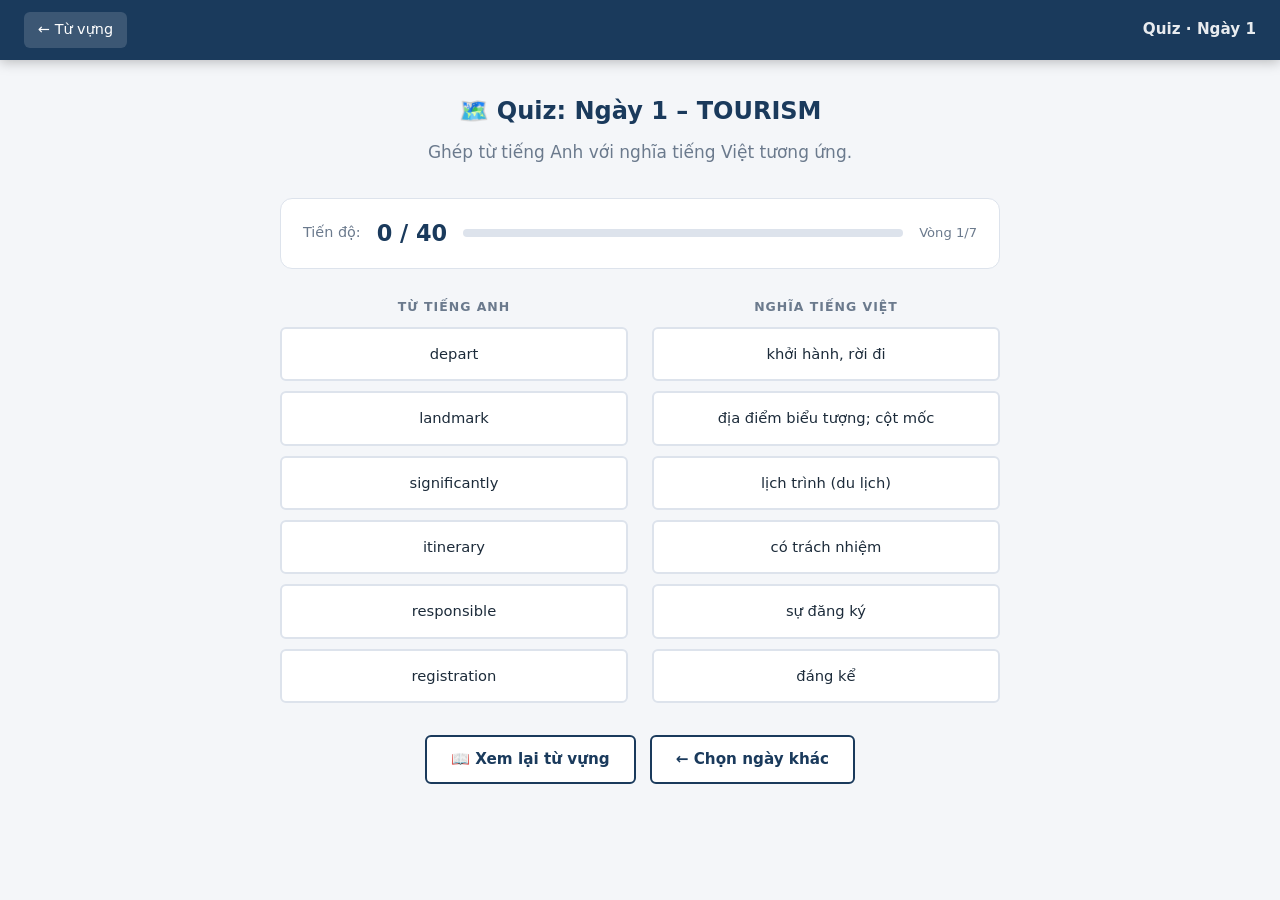
<file: 30-days-vocab/quiz.html>
<!DOCTYPE html>
<html lang="vi">
<head>
  <meta charset="UTF-8" />
  <meta name="viewport" content="width=device-width, initial-scale=1.0" />
  <title>Quiz – 30 Ngày Từ Vựng ETS</title>
  <link rel="stylesheet" href="style.css" />
</head>
<body>
  <nav class="navbar">
    <a class="navbar-back" id="backBtn" href="index.html">← Từ vựng</a>
    <span class="navbar-spacer"></span>
    <span class="navbar-title" id="navTitle">Kiểm tra từ vựng</span>
  </nav>

  <div class="quiz-container">
    <div class="quiz-header">
      <h2 id="quizTitle">Kiểm tra từ vựng</h2>
      <p id="quizSubtitle">Ghép từ tiếng Anh với nghĩa tiếng Việt tương ứng.</p>
    </div>

    <div class="quiz-score-bar">
      <span class="score-label">Tiến độ:</span>
      <span class="score-value" id="scoreDisplay">0 / 0</span>
      <div class="score-progress">
        <div class="score-progress-fill" id="progressFill" style="width:0%"></div>
      </div>
      <span id="roundInfo" style="font-size:.82rem;color:#6b7a8d;white-space:nowrap;"></span>
    </div>

    <div class="match-section" id="matchSection">
      <div>
        <div class="match-column-label">Từ tiếng Anh</div>
        <div class="match-items" id="wordsCol"></div>
      </div>
      <div>
        <div class="match-column-label">Nghĩa tiếng Việt</div>
        <div class="match-items" id="meaningsCol"></div>
      </div>
    </div>

    <div class="quiz-actions">
      <button class="btn-primary" id="nextRoundBtn" style="display:none">
        Vòng tiếp theo →
      </button>
      <a class="btn-secondary" id="reviewBtn" href="#">📖 Xem lại từ vựng</a>
      <a class="btn-secondary" href="index.html">← Chọn ngày khác</a>
    </div>

    <div class="quiz-result" id="quizResult">
      <div class="result-emoji" id="resultEmoji">🎉</div>
      <div class="result-title" id="resultTitle"></div>
      <div class="result-sub" id="resultSub"></div>
      <div style="margin-top:20px;display:flex;gap:12px;justify-content:center;flex-wrap:wrap;">
        <button class="btn-primary" id="restartBtn">🔄 Làm lại</button>
        <a class="btn-secondary" href="index.html">← Chọn ngày khác</a>
      </div>
    </div>
  </div>

  <script src="data/topics.js"></script>
  <script>
    // ---- INIT ----
    const params  = new URLSearchParams(window.location.search);
    const dayNum  = parseInt(params.get('day')) || 1;
    const dayInfo = DAYS_TOPICS.find(d => d.day === dayNum) || DAYS_TOPICS[0];

    // Load per-day vocab file then start quiz
    const _s = document.createElement('script');
    _s.src   = `data/day-${String(dayNum).padStart(2,'0')}.js`;
    _s.onload = initQuiz;
    _s.onerror = initQuiz;
    document.head.appendChild(_s);

    let allWords = [];
    function initQuiz() {
      allWords = (typeof DAY_VOCAB !== 'undefined') ? [...DAY_VOCAB] : [];

    document.title              = `Quiz Ngày ${dayNum} – 30 Ngày Từ Vựng ETS`;
    document.getElementById('navTitle').textContent   = `Quiz · Ngày ${dayNum}`;
    document.getElementById('quizTitle').textContent  = `${dayInfo.icon} Quiz: Ngày ${dayNum} – ${dayInfo.topic}`;
    document.getElementById('backBtn').href           = `day.html?day=${dayNum}`;
    document.getElementById('reviewBtn').href         = `day.html?day=${dayNum}`;

    // ---- STATE ----
    const ROUND_SIZE   = 6; // words per round
    let rounds         = [];
    let currentRound   = 0;
    let totalMatched   = 0;
    let roundMatched   = 0;

    let selectedWord   = null;
    let selectedMeaning= null;

    // ---- BUILD ROUNDS ----
    function buildRounds() {
      const shuffled = [...allWords].sort(() => Math.random() - .5);
      rounds = [];
      for (let i = 0; i < shuffled.length; i += ROUND_SIZE) {
        rounds.push(shuffled.slice(i, i + ROUND_SIZE));
      }
    }

    function shuffle(arr) {
      return [...arr].sort(() => Math.random() - .5);
    }

    // ---- RENDER ROUND ----
    function renderRound(round) {
      roundMatched = 0;
      selectedWord = null;
      selectedMeaning = null;

      const wordsCol    = document.getElementById('wordsCol');
      const meaningsCol = document.getElementById('meaningsCol');
      wordsCol.innerHTML    = '';
      meaningsCol.innerHTML = '';

      document.getElementById('nextRoundBtn').style.display = 'none';

      const words    = shuffle(round.map(w => w.word));
      const meanings = shuffle(round.map(w => ({ key: w.word, text: w.meaning })));

      words.forEach(word => {
        const el = document.createElement('div');
        el.className   = 'match-item';
        el.textContent = word;
        el.dataset.key = word;
        el.dataset.type= 'word';
        el.addEventListener('click', () => handleClick(el, 'word'));
        wordsCol.appendChild(el);
      });

      meanings.forEach(m => {
        const el = document.createElement('div');
        el.className   = 'match-item';
        el.textContent = m.text;
        el.dataset.key = m.key;
        el.dataset.type= 'meaning';
        el.addEventListener('click', () => handleClick(el, 'meaning'));
        meaningsCol.appendChild(el);
      });

      updateRoundInfo();
    }

    // ---- CLICK HANDLER ----
    function handleClick(el, type) {
      if (el.classList.contains('matched') || el.classList.contains('dimmed')) return;

      if (type === 'word') {
        if (selectedWord) selectedWord.classList.remove('selected');
        if (selectedWord === el) { selectedWord = null; return; }
        selectedWord = el;
        el.classList.add('selected');
      } else {
        if (selectedMeaning) selectedMeaning.classList.remove('selected');
        if (selectedMeaning === el) { selectedMeaning = null; return; }
        selectedMeaning = el;
        el.classList.add('selected');
      }

      if (selectedWord && selectedMeaning) {
        checkMatch();
      }
    }

    function checkMatch() {
      const wKey = selectedWord.dataset.key;
      const mKey = selectedMeaning.dataset.key;

      if (wKey === mKey) {
        // Correct
        selectedWord.classList.remove('selected');
        selectedMeaning.classList.remove('selected');
        selectedWord.classList.add('matched');
        selectedMeaning.classList.add('matched');
        selectedWord.innerHTML    += ' ✓';
        selectedMeaning.innerHTML += ' ✓';
        totalMatched++;
        roundMatched++;
        selectedWord = null;
        selectedMeaning = null;
        updateScore();

        if (roundMatched === rounds[currentRound].length) {
          onRoundComplete();
        }
      } else {
        // Wrong
        const w = selectedWord, m = selectedMeaning;
        w.classList.add('incorrect');
        m.classList.add('incorrect');
        setTimeout(() => {
          w.classList.remove('incorrect', 'selected');
          m.classList.remove('incorrect', 'selected');
          selectedWord = null;
          selectedMeaning = null;
        }, 700);
      }
    }

    function onRoundComplete() {
      const isLast = currentRound >= rounds.length - 1;
      if (isLast) {
        showFinalResult();
      } else {
        const btn = document.getElementById('nextRoundBtn');
        btn.style.display = 'flex';
        btn.textContent = `Vòng tiếp theo (${currentRound + 2}/${rounds.length}) →`;
      }
    }

    document.getElementById('nextRoundBtn').addEventListener('click', () => {
      currentRound++;
      renderRound(rounds[currentRound]);
      window.scrollTo({ top: 0, behavior: 'smooth' });
    });

    // ---- SCORE ----
    function updateScore() {
      const total = allWords.length;
      document.getElementById('scoreDisplay').textContent = `${totalMatched} / ${total}`;
      document.getElementById('progressFill').style.width = `${(totalMatched / total) * 100}%`;
    }

    function updateRoundInfo() {
      document.getElementById('roundInfo').textContent =
        rounds.length > 1 ? `Vòng ${currentRound + 1}/${rounds.length}` : '';
    }

    // ---- FINAL ----
    function showFinalResult() {
      const total = allWords.length;
      const pct   = Math.round((totalMatched / total) * 100);
      const resultEl = document.getElementById('quizResult');
      let emoji = '🎉', title = 'Xuất sắc!', sub = '';

      if (pct === 100)      { emoji = '🏆'; title = 'Hoàn hảo! Bạn nhớ tất cả từ vựng!'; }
      else if (pct >= 80)   { emoji = '🎉'; title = 'Rất tốt! Cố gắng thêm để đạt 100%.'; }
      else if (pct >= 60)   { emoji = '👍'; title = 'Khá tốt! Ôn lại những từ còn sai nhé.'; }
      else                  { emoji = '📚'; title = 'Cần ôn thêm! Hãy xem lại từ vựng.'; }

      sub = `Bạn đã ghép đúng ${totalMatched}/${total} từ (${pct}%)`;
      document.getElementById('resultEmoji').textContent = emoji;
      document.getElementById('resultTitle').textContent = title;
      document.getElementById('resultSub').textContent   = sub;
      resultEl.classList.add('show');
      resultEl.scrollIntoView({ behavior: 'smooth', block: 'center' });
    }

    document.getElementById('restartBtn').addEventListener('click', () => {
      totalMatched = 0;
      currentRound = 0;
      document.getElementById('quizResult').classList.remove('show');
      updateScore();
      buildRounds();
      renderRound(rounds[0]);
    });

      // ---- START ----
      if (allWords.length === 0) {
        document.getElementById('matchSection').innerHTML =
          '<p style="color:#6b7a8d;text-align:center;padding:32px 0;grid-column:1/-1">Chưa có dữ liệu từ vựng cho ngày này.</p>';
      } else {
        buildRounds();
        updateScore();
        renderRound(rounds[0]);
      }
    } // end initQuiz
  </script>
</body>
</html>
</file>
<file: 30-days-vocab/style.css>
/* ===== DESIGN TOKENS ===== */
:root {
  --primary: #1a3a5c;
  --primary-light: #2a5298;
  --accent: #e8a020;
  --accent-hover: #d08010;
  --bg: #f4f6f9;
  --card-bg: #ffffff;
  --text: #1c2b3a;
  --text-muted: #6b7a8d;
  --border: #dde3ec;
  --success: #27ae60;
  --danger: #e74c3c;
  --tag-pos-bg: #eaf0fb;
  --tag-pos-color: #2a5298;
  --phrase-bg: #fdf6e3;
  --note-bg: #f0f8ee;
  --note-border: #27ae60;
  --radius-sm: 6px;
  --radius-md: 12px;
  --radius-lg: 20px;
  --shadow-sm: 0 2px 8px rgba(26, 58, 92, 0.08);
  --shadow-md: 0 4px 20px rgba(26, 58, 92, 0.14);
  --shadow-lg: 0 8px 36px rgba(26, 58, 92, 0.18);
  --transition: 0.22s cubic-bezier(0.4, 0, 0.2, 1);
}

/* ===== RESET & BASE ===== */
*,
*::before,
*::after {
  box-sizing: border-box;
  margin: 0;
  padding: 0;
}
html {
  scroll-behavior: smooth;
}
body {
  font-family: "Segoe UI", "Inter", system-ui, sans-serif;
  font-size: 17px;
  background: var(--bg);
  color: var(--text);
  line-height: 1.65;
  min-height: 100vh;
}
a {
  text-decoration: none;
  color: inherit;
}

/* ===== NAVBAR ===== */
.navbar {
  background: var(--primary);
  color: #fff;
  padding: 0 24px;
  height: 60px;
  display: flex;
  align-items: center;
  gap: 16px;
  position: sticky;
  top: 0;
  z-index: 100;
  box-shadow: 0 2px 12px rgba(0, 0, 0, 0.25);
}
.navbar-brand {
  font-size: 1.2rem;
  font-weight: 700;
  letter-spacing: 0.5px;
  display: flex;
  align-items: center;
  gap: 8px;
}
.navbar-back {
  background: rgba(255, 255, 255, 0.15);
  border: none;
  color: #fff;
  padding: 6px 14px;
  border-radius: var(--radius-sm);
  cursor: pointer;
  font-size: 0.9rem;
  transition: background var(--transition);
  display: flex;
  align-items: center;
  gap: 6px;
}
.navbar-back:hover {
  background: rgba(255, 255, 255, 0.28);
}
.navbar-spacer {
  flex: 1;
}
.navbar-title {
  font-size: 0.95rem;
  font-weight: 600;
  opacity: 0.9;
  white-space: nowrap;
  overflow: hidden;
  text-overflow: ellipsis;
  max-width: 360px;
  text-align: center;
}
.navbar-nav {
  display: flex;
  align-items: center;
  gap: 6px;
  flex-shrink: 0;
}
.navbar-nav-btn {
  display: inline-flex;
  align-items: center;
  gap: 4px;
  background: rgba(255, 255, 255, 0.15);
  color: #fff;
  font-size: 0.85rem;
  font-weight: 600;
  padding: 5px 11px;
  border-radius: var(--radius-sm);
  text-decoration: none;
  transition: background var(--transition);
  white-space: nowrap;
  line-height: 1;
}
.navbar-nav-btn:hover {
  background: rgba(255, 255, 255, 0.28);
}
.navbar-nav-btn.disabled {
  opacity: 0.3;
  pointer-events: none;
}
@media (max-width: 520px) {
  .navbar-nav-btn .btn-label {
    display: none;
  }
  .navbar-nav-btn {
    padding: 6px 9px;
  }
  .navbar-title {
    max-width: 200px;
  }
  .navbar-back-text {
    display: none;
  }
  .navbar-back {
    padding: 6px 10px;
  }
}

/* ===== PAGE HERO ===== */
.hero {
  background: linear-gradient(
    135deg,
    var(--primary) 0%,
    var(--primary-light) 100%
  );
  color: #fff;
  padding: 56px 24px 48px;
  text-align: center;
}
.hero-icon {
  font-size: 3rem;
  margin-bottom: 12px;
}
.hero h1 {
  font-size: 2rem;
  font-weight: 800;
  margin-bottom: 8px;
}
.hero p {
  opacity: 0.82;
  font-size: 1rem;
  max-width: 520px;
  margin: 0 auto;
}

/* ===== CONTAINER ===== */
.container {
  max-width: 1100px;
  margin: 0 auto;
  padding: 0 20px;
}

/* ===== DAY CARDS GRID (overview) ===== */
.grid-header {
  padding: 32px 0 16px;
  display: flex;
  align-items: center;
  justify-content: space-between;
  flex-wrap: wrap;
  gap: 12px;
}
.grid-header h2 {
  font-size: 1.2rem;
  color: var(--text-muted);
  font-weight: 600;
}

.days-grid {
  display: grid;
  grid-template-columns: repeat(auto-fill, minmax(200px, 1fr));
  gap: 16px;
  padding-bottom: 48px;
}

.day-card {
  background: var(--card-bg);
  border-radius: var(--radius-md);
  border: 2px solid var(--border);
  padding: 22px 18px 18px;
  cursor: pointer;
  transition:
    transform var(--transition),
    box-shadow var(--transition),
    border-color var(--transition);
  display: flex;
  flex-direction: column;
  gap: 8px;
  position: relative;
  overflow: hidden;
}
.day-card::before {
  content: "";
  position: absolute;
  top: 0;
  left: 0;
  right: 0;
  height: 4px;
  background: linear-gradient(90deg, var(--primary), var(--primary-light));
  opacity: 0;
  transition: opacity var(--transition);
}
.day-card:hover {
  transform: translateY(-4px);
  box-shadow: var(--shadow-md);
  border-color: var(--primary-light);
}
.day-card:hover::before {
  opacity: 1;
}

.day-card-number {
  font-size: 0.78rem;
  font-weight: 700;
  color: var(--text-muted);
  text-transform: uppercase;
  letter-spacing: 0.8px;
}
.day-card-icon {
  font-size: 1.8rem;
}
.day-card-topic {
  font-size: 0.85rem;
  font-weight: 700;
  color: var(--primary);
}
.day-card-topic-vi {
  font-size: 0.78rem;
  color: var(--text-muted);
}
.day-card-badge {
  position: absolute;
  top: 12px;
  right: 12px;
  background: var(--accent);
  color: #fff;
  font-size: 0.65rem;
  font-weight: 700;
  padding: 2px 7px;
  border-radius: 20px;
}

/* ===== VOCAB DAY PAGE ===== */
.day-header {
  padding: 28px 0 20px;
  border-bottom: 2px solid var(--border);
  margin-bottom: 28px;
  display: flex;
  align-items: center;
  justify-content: space-between;
  flex-wrap: wrap;
  gap: 12px;
}
.day-header-left {
  display: flex;
  align-items: center;
  gap: 16px;
}
.day-icon-large {
  font-size: 2.4rem;
}
.day-header-title h2 {
  font-size: 1.5rem;
  font-weight: 800;
  color: var(--primary);
}
.day-header-title p {
  color: var(--text-muted);
  font-size: 0.9rem;
}
.btn-quiz {
  background: var(--accent);
  color: #fff;
  border: none;
  padding: 10px 22px;
  border-radius: var(--radius-sm);
  font-size: 0.95rem;
  font-weight: 600;
  cursor: pointer;
  transition:
    background var(--transition),
    transform var(--transition);
  display: flex;
  align-items: center;
  gap: 8px;
  text-decoration: none;
}
.btn-quiz:hover {
  background: var(--accent-hover);
  transform: translateY(-1px);
}

/* ===== WORD CARD ===== */
.vocab-list {
  display: flex;
  flex-direction: column;
  gap: 24px;
  padding-bottom: 48px;
}

.word-card {
  background: var(--card-bg);
  border-radius: var(--radius-md);
  border: 1px solid var(--border);
  box-shadow: var(--shadow-sm);
  overflow: hidden;
  transition: box-shadow var(--transition);
}
.word-card:hover {
  box-shadow: var(--shadow-md);
}

.word-card-header {
  background: var(--primary);
  color: #fff;
  padding: 14px 22px;
  display: flex;
  align-items: center;
  gap: 12px;
  flex-wrap: wrap;
}
.word-card-number {
  font-size: 0.78rem;
  font-weight: 700;
  background: rgba(255, 255, 255, 0.2);
  padding: 2px 8px;
  border-radius: 20px;
}
.word-title {
  font-size: 1.5rem;
  font-weight: 800;
  letter-spacing: 0.5px;
}
.word-phonetic {
  font-size: 0.95rem;
  opacity: 0.75;
  font-style: italic;
}
.word-pos-badge {
  background: var(--accent);
  color: #fff;
  font-size: 0.8rem;
  font-weight: 700;
  padding: 4px 12px;
  border-radius: 20px;
  margin-left: auto;
  white-space: nowrap;
}
.word-meaning-header {
  font-size: 1.05rem;
  font-weight: 600;
  color: rgba(255, 255, 255, 0.9);
}

.word-card-body {
  padding: 18px 22px;
}

.word-related {
  display: flex;
  flex-direction: column;
  gap: 7px;
  margin-bottom: 16px;
}
.related-label {
  font-size: 0.72rem;
  font-weight: 700;
  text-transform: uppercase;
  letter-spacing: 0.6px;
  color: var(--text-muted);
}
.related-tags {
  display: flex;
  flex-wrap: wrap;
  gap: 6px;
}
.related-tag {
  display: inline-flex;
  align-items: center;
  gap: 5px;
  background: #eef2fb;
  border: 1px solid #c8d5ef;
  border-radius: 6px;
  padding: 4px 9px;
  font-size: 0.83rem;
  line-height: 1.3;
}
.related-tag-word {
  font-weight: 700;
  color: var(--primary-light);
}
.related-tag-pos {
  font-size: 0.65rem;
  font-weight: 700;
  background: var(--accent);
  color: #fff;
  padding: 1px 5px;
  border-radius: 4px;
  text-transform: uppercase;
  letter-spacing: 0.3px;
}
.related-tag-meaning {
  color: var(--text-muted);
  font-style: italic;
  font-size: 0.8rem;
}

.word-example {
  background: #f7f9fc;
  border-left: 4px solid var(--primary-light);
  border-radius: 0 var(--radius-sm) var(--radius-sm) 0;
  padding: 12px 16px;
  margin-bottom: 16px;
}
.word-example .en {
  font-size: 1rem;
  font-style: italic;
  color: var(--text);
  margin-bottom: 5px;
}
.word-example .vi {
  font-size: 0.93rem;
  color: var(--text-muted);
}

.section-label {
  font-size: 0.75rem;
  font-weight: 800;
  text-transform: uppercase;
  letter-spacing: 1px;
  color: var(--text-muted);
  margin-bottom: 8px;
}

.phrases-block {
  background: var(--phrase-bg);
  border-radius: var(--radius-sm);
  padding: 12px 16px;
  margin-bottom: 14px;
}
.phrase-item {
  display: flex;
  gap: 10px;
  padding: 6px 0;
  border-bottom: 1px solid #f0e8d0;
  font-size: 0.93rem;
}
.phrase-item:last-child {
  border-bottom: none;
}
.phrase-en {
  font-weight: 600;
  color: var(--primary);
  flex: 0 0 auto;
  max-width: 55%;
}
.phrase-vi {
  color: var(--text-muted);
}

.note-block {
  background: var(--note-bg);
  border-left: 4px solid var(--note-border);
  border-radius: 0 var(--radius-sm) var(--radius-sm) 0;
  padding: 10px 14px;
  font-size: 0.9rem;
  color: #2c5e3a;
  line-height: 1.65;
}
.note-block strong {
  display: inline-flex;
  align-items: center;
  gap: 4px;
}

/* ===== QUIZ PAGE ===== */
.quiz-container {
  max-width: 760px;
  margin: 0 auto;
  padding: 32px 20px 56px;
}

.quiz-header {
  text-align: center;
  margin-bottom: 32px;
}
.quiz-header h2 {
  font-size: 1.5rem;
  font-weight: 800;
  color: var(--primary);
  margin-bottom: 6px;
}
.quiz-header p {
  color: var(--text-muted);
}

.quiz-score-bar {
  background: var(--card-bg);
  border-radius: var(--radius-md);
  border: 1px solid var(--border);
  padding: 16px 22px;
  margin-bottom: 28px;
  display: flex;
  align-items: center;
  gap: 16px;
  flex-wrap: wrap;
}
.score-label {
  font-size: 0.9rem;
  color: var(--text-muted);
}
.score-value {
  font-size: 1.4rem;
  font-weight: 800;
  color: var(--primary);
}
.score-progress {
  flex: 1;
  min-width: 120px;
  background: var(--border);
  height: 8px;
  border-radius: 8px;
  overflow: hidden;
}
.score-progress-fill {
  height: 100%;
  background: linear-gradient(90deg, var(--primary), var(--accent));
  border-radius: 8px;
  transition: width 0.5s;
}

.match-section {
  display: grid;
  grid-template-columns: 1fr 1fr;
  gap: 24px;
}

.match-column-label {
  font-size: 0.78rem;
  font-weight: 800;
  text-transform: uppercase;
  letter-spacing: 1px;
  color: var(--text-muted);
  margin-bottom: 10px;
  text-align: center;
}

.match-items {
  display: flex;
  flex-direction: column;
  gap: 10px;
}

.match-item {
  background: var(--card-bg);
  border: 2px solid var(--border);
  border-radius: var(--radius-sm);
  padding: 13px 16px;
  cursor: pointer;
  transition: all var(--transition);
  font-size: 0.92rem;
  font-weight: 500;
  text-align: center;
  user-select: none;
  min-height: 52px;
  display: flex;
  align-items: center;
  justify-content: center;
}
.match-item:hover:not(.matched):not(.incorrect) {
  border-color: var(--primary-light);
  background: var(--tag-pos-bg);
}
.match-item.selected {
  border-color: var(--accent);
  background: #fef9ec;
  color: var(--accent-hover);
  font-weight: 700;
  transform: scale(1.02);
}
.match-item.matched {
  border-color: var(--success);
  background: #eafaf1;
  color: var(--success);
  cursor: default;
  opacity: 0.85;
}
.match-item.incorrect {
  border-color: var(--danger);
  background: #fdecea;
  color: var(--danger);
  animation: shake 0.3s;
}
.match-item.dimmed {
  opacity: 0.4;
  cursor: default;
}

@keyframes shake {
  0%,
  100% {
    transform: translateX(0);
  }
  25% {
    transform: translateX(-6px);
  }
  75% {
    transform: translateX(6px);
  }
}

.quiz-actions {
  margin-top: 32px;
  display: flex;
  justify-content: center;
  gap: 14px;
  flex-wrap: wrap;
}
.btn-primary {
  background: var(--primary);
  color: #fff;
  border: none;
  padding: 11px 26px;
  border-radius: var(--radius-sm);
  font-size: 0.95rem;
  font-weight: 600;
  cursor: pointer;
  transition:
    background var(--transition),
    transform var(--transition);
  display: flex;
  align-items: center;
  gap: 8px;
}
.btn-primary:hover {
  background: var(--primary-light);
  transform: translateY(-1px);
}
.btn-secondary {
  background: var(--card-bg);
  color: var(--primary);
  border: 2px solid var(--primary);
  padding: 10px 24px;
  border-radius: var(--radius-sm);
  font-size: 0.95rem;
  font-weight: 600;
  cursor: pointer;
  transition: all var(--transition);
  display: flex;
  align-items: center;
  gap: 8px;
  text-decoration: none;
}
.btn-secondary:hover {
  background: var(--tag-pos-bg);
}

.quiz-result {
  text-align: center;
  padding: 32px;
  background: var(--card-bg);
  border-radius: var(--radius-md);
  border: 2px solid var(--border);
  margin-top: 24px;
  display: none;
}
.quiz-result.show {
  display: block;
  animation: fadeIn 0.4s;
}
.result-emoji {
  font-size: 3rem;
  margin-bottom: 12px;
}
.result-title {
  font-size: 1.4rem;
  font-weight: 800;
  color: var(--primary);
  margin-bottom: 6px;
}
.result-sub {
  color: var(--text-muted);
}

@keyframes fadeIn {
  from {
    opacity: 0;
    transform: translateY(10px);
  }
  to {
    opacity: 1;
    transform: translateY(0);
  }
}

/* ===== MAIN LANDING PAGE ===== */
.modules-grid {
  display: grid;
  grid-template-columns: repeat(auto-fill, minmax(260px, 1fr));
  gap: 22px;
  padding: 36px 0 56px;
}
.module-card {
  background: var(--card-bg);
  border-radius: var(--radius-lg);
  border: 2px solid var(--border);
  padding: 28px 24px;
  cursor: pointer;
  transition:
    transform var(--transition),
    box-shadow var(--transition),
    border-color var(--transition);
  display: flex;
  flex-direction: column;
  gap: 10px;
  text-decoration: none;
  color: inherit;
}
.module-card:hover {
  transform: translateY(-6px);
  box-shadow: var(--shadow-lg);
  border-color: var(--primary-light);
}
.module-card-icon {
  font-size: 2.4rem;
}
.module-card-title {
  font-size: 1.1rem;
  font-weight: 800;
  color: var(--primary);
}
.module-card-desc {
  font-size: 0.88rem;
  color: var(--text-muted);
  line-height: 1.5;
}
.module-card-tag {
  display: inline-block;
  background: var(--tag-pos-bg);
  color: var(--tag-pos-color);
  font-size: 0.75rem;
  font-weight: 700;
  padding: 3px 10px;
  border-radius: 20px;
  margin-top: 4px;
}

/* ===== SCROLL TO TOP ===== */
.scroll-top-btn {
  position: fixed;
  bottom: 28px;
  right: 24px;
  width: 44px;
  height: 44px;
  border-radius: 50%;
  background: var(--primary);
  color: #fff;
  border: none;
  cursor: pointer;
  display: flex;
  align-items: center;
  justify-content: center;
  box-shadow: var(--shadow-md);
  opacity: 0;
  visibility: hidden;
  transform: translateY(10px);
  transition:
    opacity var(--transition),
    visibility var(--transition),
    transform var(--transition),
    background var(--transition),
    box-shadow var(--transition);
  z-index: 999;
}
.scroll-top-btn.visible {
  opacity: 1;
  visibility: visible;
  transform: translateY(0);
}
.scroll-top-btn:hover {
  background: var(--primary-light);
  transform: translateY(-3px);
  box-shadow: var(--shadow-lg);
}
.scroll-top-btn svg {
  width: 20px;
  height: 20px;
  stroke: currentColor;
  fill: none;
  stroke-width: 2.5;
  stroke-linecap: round;
  stroke-linejoin: round;
  pointer-events: none;
}

/* ===== RESPONSIVE ===== */
@media (max-width: 600px) {
  .hero h1 {
    font-size: 1.4rem;
  }
  .days-grid {
    grid-template-columns: repeat(auto-fill, minmax(145px, 1fr));
  }
  .match-section {
    grid-template-columns: 1fr;
  }
  .day-header {
    flex-direction: column;
    align-items: flex-start;
  }
  .modules-grid {
    grid-template-columns: 1fr;
  }
}
</file>
